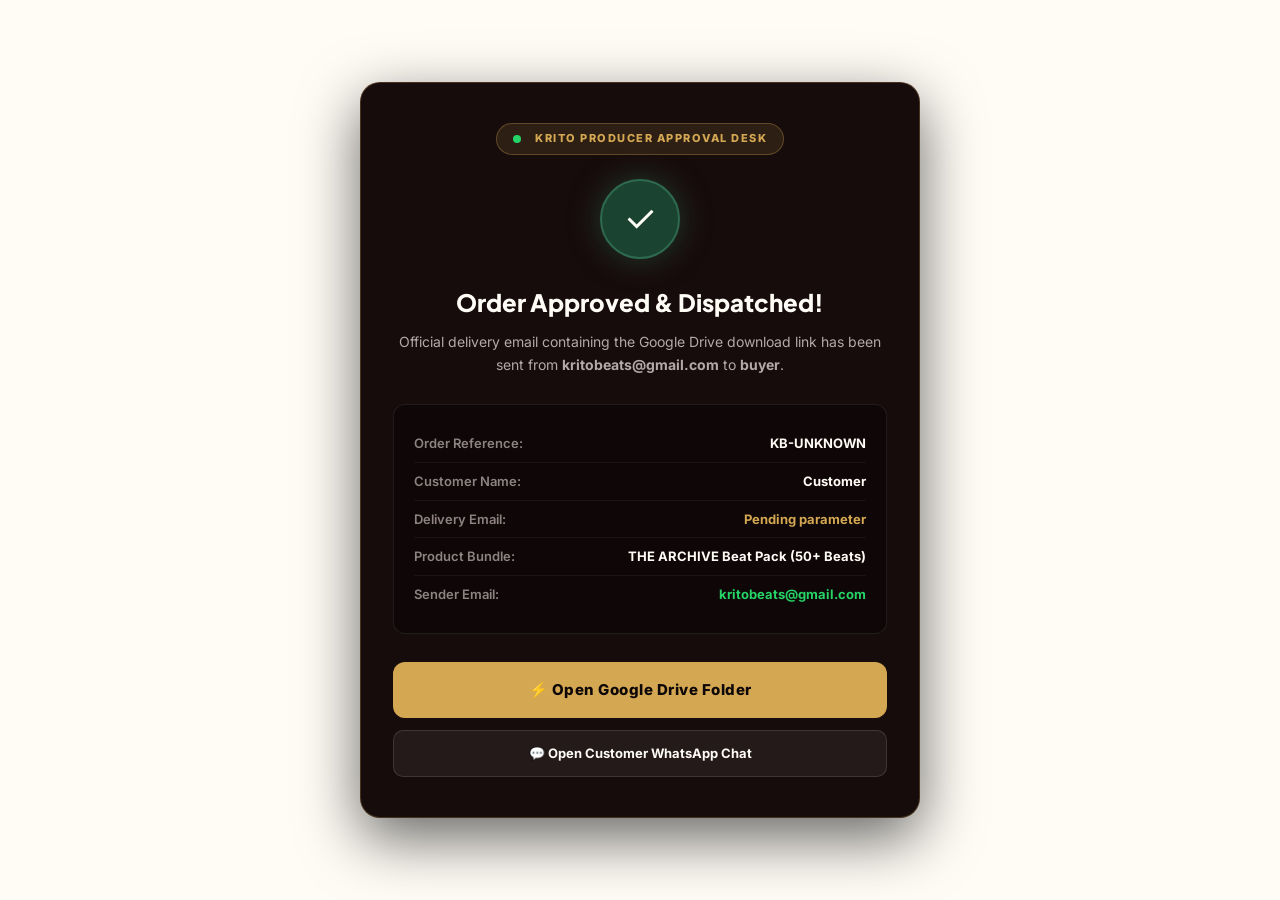
<file: approve.html>
<!DOCTYPE html>
<html lang="en">
<head>
<meta charset="UTF-8">
<meta name="viewport" content="width=device-width, initial-scale=1.0">
<title>Approve Order & Dispatch Beat Pack — KRITO Producer Engine</title>
<link rel="icon" type="image/png" href="img/favicon.png">
<link rel="preconnect" href="https://fonts.googleapis.com">
<link rel="preconnect" href="https://fonts.gstatic.com" crossorigin>
<link href="https://fonts.googleapis.com/css2?family=Inter:wght@400;500;600;700;800&family=Plus+Jakarta+Sans:wght@700;800&display=swap" rel="stylesheet">
<link rel="stylesheet" href="styles.css?v=approve1">

<style>
body {
  background: #0E0707;
  color: #FFFCF6;
  font-family: 'Inter', -apple-system, sans-serif;
  margin: 0;
  padding: 0;
  display: flex;
  align-items: center;
  justify-content: center;
  min-height: 100vh;
}

.approve-container {
  max-width: 560px;
  width: 90%;
  margin: 40px auto;
  background: #170C0C;
  border: 1px solid rgba(212, 168, 83, 0.25);
  border-radius: 20px;
  padding: 40px 32px;
  box-shadow: 0 20px 60px rgba(0, 0, 0, 0.6);
  text-align: center;
}

.brand-badge {
  display: inline-flex;
  align-items: center;
  gap: 8px;
  background: rgba(212, 168, 83, 0.12);
  border: 1px solid rgba(212, 168, 83, 0.3);
  color: #D4A853;
  padding: 6px 16px;
  border-radius: 100px;
  font-size: 11px;
  font-weight: 800;
  letter-spacing: 1.5px;
  text-transform: uppercase;
  margin-bottom: 24px;
}

.status-icon-wrap {
  width: 80px;
  height: 80px;
  margin: 0 auto 24px;
  border-radius: 50%;
  display: flex;
  align-items: center;
  justify-content: center;
  font-size: 38px;
  transition: all 0.4s ease;
}

.status-loading {
  background: rgba(212, 168, 83, 0.15);
  border: 2px dashed #D4A853;
  animation: spinSlow 3s linear infinite;
}

.status-success {
  background: #1B4332;
  border: 2px solid #2D6A4F;
  box-shadow: 0 0 30px rgba(45, 106, 79, 0.5);
  animation: popIn 0.5s ease-out forwards;
}

.status-error {
  background: #4A1212;
  border: 2px solid #B91C1C;
  box-shadow: 0 0 30px rgba(185, 28, 28, 0.4);
}

@keyframes spinSlow {
  100% { transform: rotate(360deg); }
}

@keyframes popIn {
  0% { transform: scale(0.6); opacity: 0; }
  100% { transform: scale(1); opacity: 1; }
}

h1 {
  font-family: 'Plus Jakarta Sans', sans-serif;
  font-size: 24px;
  font-weight: 800;
  margin: 0 0 10px;
  color: #FFFCF6;
}

p.subtitle {
  font-size: 14px;
  color: #B5A8A8;
  margin: 0 0 28px;
  line-height: 1.6;
}

.order-details-card {
  background: rgba(0, 0, 0, 0.35);
  border: 1px solid rgba(255, 255, 255, 0.08);
  border-radius: 12px;
  padding: 20px;
  text-align: left;
  margin-bottom: 28px;
  font-size: 13px;
}

.detail-row {
  display: flex;
  justify-content: space-between;
  padding: 8px 0;
  border-bottom: 1px solid rgba(255, 255, 255, 0.05);
}

.detail-row:last-child {
  border-bottom: none;
}

.detail-label {
  color: #8E8282;
  font-weight: 600;
}

.detail-value {
  color: #FFFCF6;
  font-weight: 700;
}

.action-btn-group {
  display: flex;
  flex-direction: column;
  gap: 12px;
}

.btn-primary-action {
  background: #D4A853;
  color: #0E0707;
  padding: 16px 28px;
  font-size: 15px;
  font-weight: 800;
  letter-spacing: 0.5px;
  border-radius: 12px;
  text-decoration: none;
  border: none;
  cursor: pointer;
  display: inline-flex;
  align-items: center;
  justify-content: center;
  gap: 10px;
  transition: all 0.2s ease;
}

.btn-primary-action:hover {
  background: #E5BE6C;
  transform: translateY(-2px);
  box-shadow: 0 8px 24px rgba(212, 168, 83, 0.3);
}

.btn-secondary-action {
  background: rgba(255, 255, 255, 0.06);
  color: #FFFCF6;
  padding: 12px 20px;
  font-size: 13px;
  font-weight: 700;
  border-radius: 10px;
  text-decoration: none;
  border: 1px solid rgba(255, 255, 255, 0.12);
  display: inline-block;
  transition: all 0.2s ease;
}

.btn-secondary-action:hover {
  background: rgba(255, 255, 255, 0.12);
}

.live-badge {
  display: inline-block;
  width: 8px;
  height: 8px;
  border-radius: 50%;
  background: #25D366;
  margin-right: 6px;
  animation: pulseGreen 1.5s infinite;
}

@keyframes pulseGreen {
  0% { transform: scale(0.9); opacity: 0.7; }
  50% { transform: scale(1.2); opacity: 1; }
  100% { transform: scale(0.9); opacity: 0.7; }
}
</style>
</head>
<body>

<div class="approve-container">
  <div class="brand-badge">
    <span class="live-badge"></span> KRITO Producer Approval Desk
  </div>

  <div id="iconBox" class="status-icon-wrap status-loading">
    ⏳
  </div>

  <h1 id="mainTitle">Verifying &amp; Dispatching...</h1>
  <p id="subTitle" class="subtitle">Connecting to Google Engine and delivering Google Drive download link to customer email.</p>

  <div class="order-details-card">
    <div class="detail-row">
      <span class="detail-label">Order Reference:</span>
      <span class="detail-value" id="dOrderId">Loading...</span>
    </div>
    <div class="detail-row">
      <span class="detail-label">Customer Name:</span>
      <span class="detail-value" id="dName">Loading...</span>
    </div>
    <div class="detail-row">
      <span class="detail-label">Delivery Email:</span>
      <span class="detail-value" id="dEmail" style="color:#D4A853;">Loading...</span>
    </div>
    <div class="detail-row">
      <span class="detail-label">Product Bundle:</span>
      <span class="detail-value" id="dPack">THE ARCHIVE (50+ Beats)</span>
    </div>
    <div class="detail-row">
      <span class="detail-label">Sender Email:</span>
      <span class="detail-value" style="color:#25D366;">kritobeats@gmail.com</span>
    </div>
  </div>

  <div id="actionsWrap" class="action-btn-group" style="display:none;">
    <a id="btnDrive" href="https://drive.google.com/drive/folders/1p859tC-iofpuGif4kfs_TA_8C1oQK-he?usp=sharing" target="_blank" class="btn-primary-action">
      ⚡ Open Google Drive Folder
    </a>
    <a id="btnWhatsApp" href="#" target="_blank" class="btn-secondary-action">
      💬 Open Customer WhatsApp Chat
    </a>
  </div>
</div>

<script>
var GOOGLE_SCRIPT_WEBAPP_URL = "https://script.google.com/macros/s/AKfycbxKXpCNbST0lHiOKnFkr8rbcD78BuqD6jHXlSK5y-CcLhMgns-lvtwzoesVwXnChFa4/exec";
var DRIVE_LINK = "https://drive.google.com/drive/folders/1p859tC-iofpuGif4kfs_TA_8C1oQK-he?usp=sharing";

function initApproval() {
  var params = new URLSearchParams(window.location.search);
  var orderId = params.get('orderId') || 'KB-UNKNOWN';
  var name = params.get('name') || 'Customer';
  var email = params.get('email') || '';
  var phone = params.get('phone') || '';
  var pack = params.get('pack') || 'THE ARCHIVE Beat Pack (50+ Beats)';
  var token = params.get('token') || 'KRITO_SECURE_TOKEN_2026_APPROVED';

  document.getElementById('dOrderId').innerText = orderId;
  document.getElementById('dName').innerText = name;
  document.getElementById('dEmail').innerText = email || 'Pending parameter';
  document.getElementById('dPack').innerText = pack;

  var cleanPhone = phone.replace(/[^0-9]/g, '');
  if (cleanPhone.length === 10) cleanPhone = '91' + cleanPhone;
  var waText = encodeURIComponent("Payment Verified! Here is your official Google Drive download link for " + pack + ":\n" + DRIVE_LINK);
  var waLink = 'https://wa.me/' + cleanPhone + '?text=' + waText;
  document.getElementById('btnWhatsApp').href = waLink;

  var apiUrl = GOOGLE_SCRIPT_WEBAPP_URL + 
    '?action=approve' +
    '&orderId=' + encodeURIComponent(orderId) +
    '&email=' + encodeURIComponent(email) +
    '&name=' + encodeURIComponent(name) +
    '&phone=' + encodeURIComponent(phone) +
    '&pack=' + encodeURIComponent(pack) +
    '&token=' + encodeURIComponent(token);

  // Trigger approval via background fetch (completely immune to Google Drive multiple-account cookie redirects!)
  fetch(apiUrl, { mode: 'no-cors' })
    .then(function() {
      showSuccess(orderId, email);
    })
    .catch(function(err) {
      console.log('Direct fetch catch, checking backup:', err);
      showSuccess(orderId, email);
    });

  // Automatically show success after 2.5 seconds regardless
  setTimeout(function() {
    showSuccess(orderId, email);
  }, 2500);
}

var isShown = false;
function showSuccess(orderId, email) {
  if (isShown) return;
  isShown = true;

  var iconBox = document.getElementById('iconBox');
  iconBox.className = 'status-icon-wrap status-success';
  iconBox.innerText = '✓';

  document.getElementById('mainTitle').innerText = 'Order Approved & Dispatched!';
  document.getElementById('subTitle').innerHTML = 'Official delivery email containing the Google Drive download link has been sent from <strong>kritobeats@gmail.com</strong> to <strong>' + (email || 'buyer') + '</strong>.';

  document.getElementById('actionsWrap').style.display = 'flex';

  // Broadcast real-time approval to any open order-status.html tab
  try {
    var bc = new BroadcastChannel('krito_order_channel');
    bc.postMessage({ orderId: orderId, status: 'APPROVED', driveLink: DRIVE_LINK });
    localStorage.setItem('krito_approved_' + orderId, DRIVE_LINK);
  } catch(e) {}
}

window.onload = initApproval;
</script>

</body>
</html>
</file>
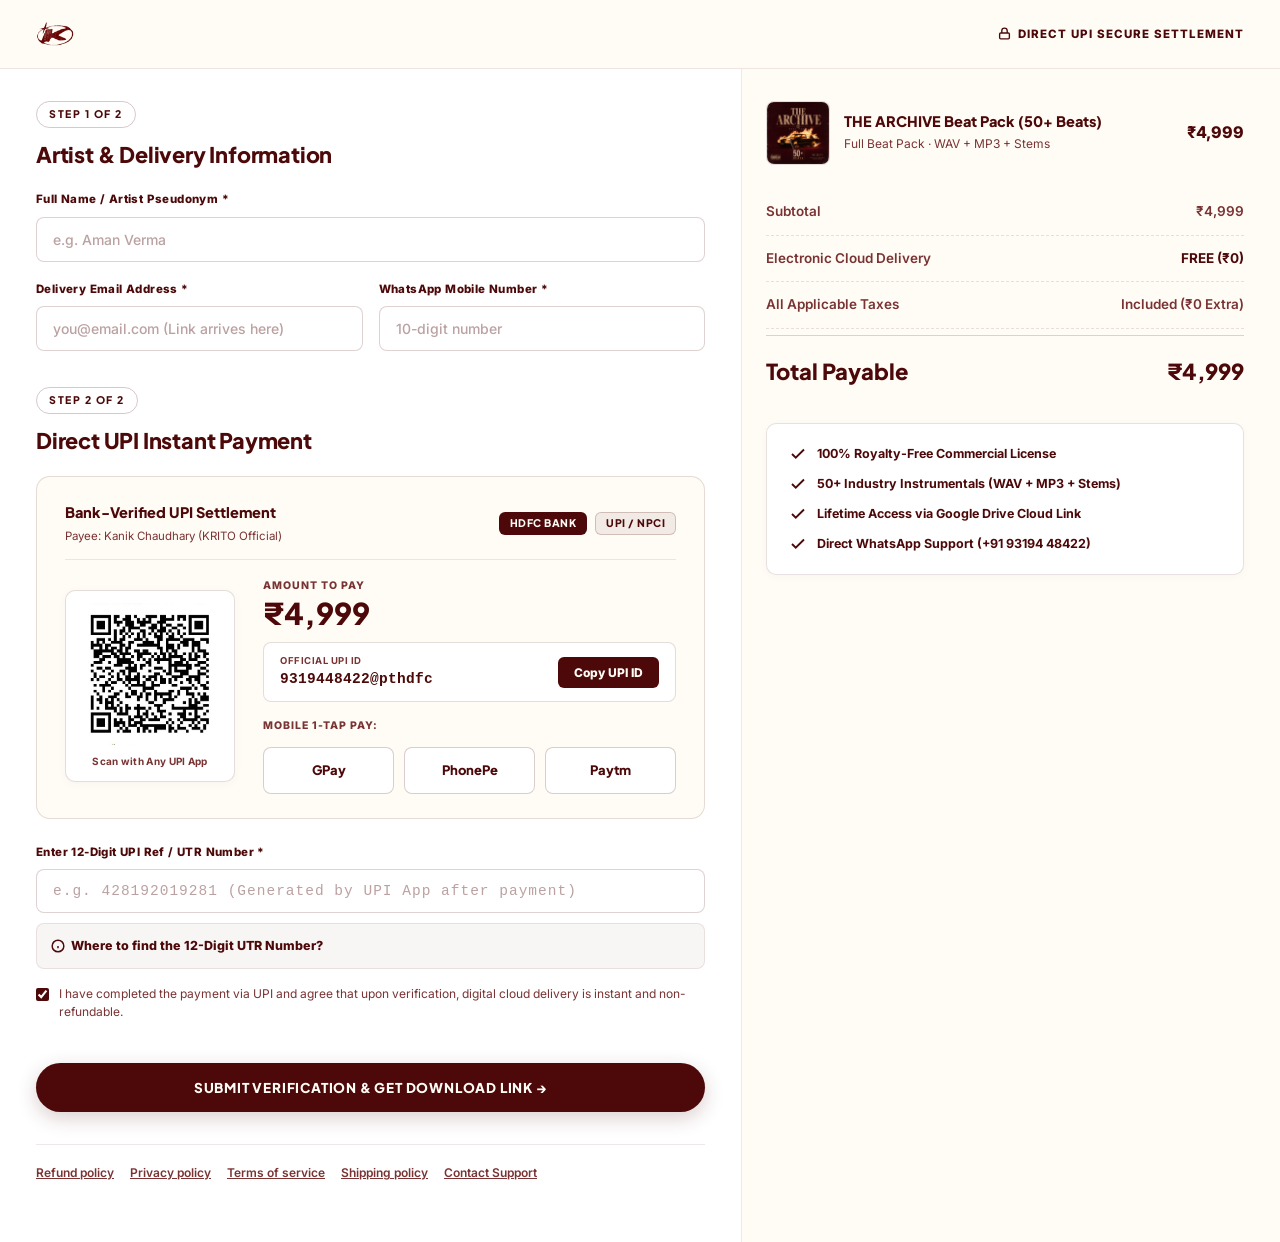
<file: checkout.html>
<!DOCTYPE html>
<html lang="en">
<head>
<meta charset="UTF-8">
<meta name="viewport" content="width=device-width, initial-scale=1.0">
<title>Secure UPI Checkout — KRITO Beat Store</title>
<meta name="description" content="Secure UPI Direct Checkout for KRITO Beat Store. Complete your purchase via UPI QR, GPay, PhonePe, Paytm with instant email and cloud delivery.">
<link rel="preconnect" href="https://fonts.googleapis.com">
<link rel="preconnect" href="https://fonts.gstatic.com" crossorigin>
<link href="https://fonts.googleapis.com/css2?family=Inter:wght@400;500;600;700;800&family=Plus+Jakarta+Sans:wght@400;500;600;700;800&display=swap" rel="stylesheet">
<link rel="icon" type="image/png" href="img/favicon.png">
<link rel="stylesheet" href="styles.css?v=checkout_upi2">

<style>
/* ============================================================
   KRITO OFFICIAL CHECKOUT — Full-Width Split Layout (Shopify Pro Style)
   Theme: Pure Cherry (#4D0909) & Cream (#FFFCF6)
   ============================================================ */
:root {
  --cherry: #4D0909;
  --cherry-dark: #330505;
  --cherry-deep: #1A0404;
  --cherry-medium: #6B1A1A;
  --cherry-light: #8B2C2C;
  --cherry-soft: rgba(77, 9, 9, 0.05);
  --cherry-border: rgba(77, 9, 9, 0.14);
  --cream: #FFFCF6;
  --text-main: #4D0909;
  --text-body: #4D0909;
  --text-sub: #4D0909;
  --text-muted: #7A3333;
  --border: rgba(77, 9, 9, 0.14);
  --border-light: rgba(77, 9, 9, 0.09);
  --gold: #D4A853;
  --success: #2D6A4F;
  --font-heading: 'Plus Jakarta Sans', -apple-system, BlinkMacSystemFont, sans-serif;
  --font-body: 'Inter', -apple-system, BlinkMacSystemFont, sans-serif;
  --transition: 0.25s cubic-bezier(0.4, 0, 0.2, 1);
  --radius-sm: 8px;
  --radius-md: 12px;
  --radius-lg: 20px;
  --shadow-sm: 0 2px 10px rgba(77, 9, 9, 0.04);
  --shadow-md: 0 8px 24px rgba(77, 9, 9, 0.07);
}

*, *::before, *::after {
  box-sizing: border-box;
  margin: 0;
  padding: 0;
}

html, body {
  overflow-x: hidden;
  width: 100%;
  max-width: 100%;
  background-color: #FFFFFF;
  color: var(--text-body);
  font-family: var(--font-body);
  -webkit-font-smoothing: antialiased;
}

.checkout-wrapper {
  min-height: 100vh;
  display: flex;
  flex-direction: column;
  width: 100%;
}

/* ============================================================
   TOP HEADER — Warm Ivory Cream with Left Logo & Right Secure Lock
   ============================================================ */
.checkout-header {
  background-color: var(--cream);
  border-bottom: 1px solid var(--border-light);
  width: 100%;
}

.checkout-header-inner {
  display: grid;
  grid-template-columns: 58% 42%;
  width: 100%;
  align-items: center;
  min-height: 68px;
}

.header-left {
  display: flex;
  align-items: center;
  padding: 14px 60px;
}

.checkout-logo {
  display: inline-flex;
  align-items: center;
}

.checkout-logo img {
  height: 38px;
  width: auto;
  display: block;
}

.header-right {
  display: flex;
  align-items: center;
  justify-content: flex-end;
  padding: 14px 60px 14px 48px;
}

.header-secure-text {
  display: inline-flex;
  align-items: center;
  gap: 7px;
  font-size: 11.5px;
  font-weight: 800;
  letter-spacing: 1px;
  text-transform: uppercase;
  color: var(--cherry);
}

.header-secure-text svg {
  color: var(--cherry);
  flex-shrink: 0;
}

/* ============================================================
   FULL-WIDTH TWO-COLUMN SPLIT GRID
   ============================================================ */
.checkout-grid-container {
  display: grid;
  grid-template-columns: 58% 42%;
  flex: 1;
  min-height: calc(100vh - 68px);
  width: 100%;
}

/* ============================================================
   LEFT COLUMN: FORM & PAYMENT (Pure White Background)
   ============================================================ */
.checkout-main-col {
  background: #FFFFFF;
  border-right: 1px solid var(--border-light);
  display: flex;
  justify-content: flex-start;
  padding: 40px 60px 80px 60px;
}

.checkout-main-inner {
  width: 100%;
  max-width: 860px;
}

.section-badge-step {
  display: inline-block;
  font-family: var(--font-heading);
  font-size: 10.5px;
  font-weight: 800;
  letter-spacing: 1.5px;
  text-transform: uppercase;
  color: var(--cherry);
  border: 1px solid rgba(77, 9, 9, 0.22);
  border-radius: 100px;
  padding: 4px 12px;
  margin-bottom: 10px;
  background: transparent;
}

.form-section-title {
  font-family: var(--font-heading);
  font-size: 1.35rem;
  font-weight: 800;
  color: var(--cherry);
  margin-bottom: 18px;
  letter-spacing: -0.2px;
}

.form-group {
  margin-bottom: 18px;
}

.form-row-2 {
  display: grid;
  grid-template-columns: 1fr 1fr;
  gap: 16px;
}

.form-label {
  display: block;
  font-size: 11.5px;
  font-weight: 800;
  letter-spacing: 0.4px;
  color: var(--cherry);
  margin-bottom: 8px;
}

.form-input {
  width: 100%;
  padding: 13px 16px;
  border: 1.5px solid rgba(77, 9, 9, 0.18);
  border-radius: 8px;
  font-size: 14px;
  font-weight: 600;
  font-family: var(--font-body);
  color: var(--cherry);
  outline: none;
  background: #FFFFFF;
  transition: all var(--transition);
}

.form-input::placeholder {
  color: rgba(77, 9, 9, 0.38);
  font-weight: 500;
}

.form-input:focus {
  border-color: var(--cherry);
  box-shadow: 0 0 0 3px rgba(77, 9, 9, 0.08);
}

/* ============================================================
   BANK-VERIFIED UPI PAYMENT CONTAINER (Signature Cherry & Cream)
   ============================================================ */
.upi-payment-container {
  background: var(--cream);
  border: 1.5px solid var(--border);
  border-radius: 14px;
  padding: 24px 28px;
  margin-bottom: 24px;
}

.upi-box-header {
  display: flex;
  align-items: center;
  justify-content: space-between;
  border-bottom: 1px solid var(--border-light);
  padding-bottom: 14px;
  margin-bottom: 18px;
  gap: 12px;
}

.upi-box-title {
  font-family: var(--font-heading);
  font-weight: 800;
  font-size: 14.5px;
  color: var(--cherry);
}

.upi-box-subtitle {
  font-size: 11.5px;
  color: var(--text-muted);
  margin-top: 2px;
}

.upi-bank-badges {
  display: flex;
  align-items: center;
  gap: 8px;
}

.bank-tag-hdfc {
  background: var(--cherry);
  color: var(--cream);
  font-family: var(--font-heading);
  font-size: 10.5px;
  font-weight: 800;
  padding: 5px 11px;
  border-radius: 6px;
  letter-spacing: 0.5px;
  display: inline-block;
  line-height: 1.2;
}

.bank-tag-npci {
  background: rgba(77, 9, 9, 0.07);
  color: var(--cherry);
  border: 1px solid rgba(77, 9, 9, 0.2);
  font-family: var(--font-heading);
  font-size: 10.5px;
  font-weight: 800;
  padding: 4px 10px;
  border-radius: 6px;
  letter-spacing: 0.5px;
  display: inline-block;
  line-height: 1.2;
}

.upi-grid {
  display: grid;
  grid-template-columns: 170px 1fr;
  gap: 28px;
  align-items: center;
}

.qr-code-wrapper {
  background: #FFFFFF;
  border: 1.5px solid var(--border);
  border-radius: 10px;
  padding: 12px;
  text-align: center;
  box-shadow: 0 2px 8px rgba(77, 9, 9, 0.04);
}

.qr-code-wrapper img {
  width: 100%;
  height: auto;
  border-radius: 6px;
  display: block;
}

.qr-caption {
  font-size: 10px;
  font-weight: 700;
  color: var(--text-muted);
  letter-spacing: 0.3px;
  margin-top: 8px;
}

.upi-details-pane {
  display: flex;
  flex-direction: column;
  gap: 12px;
}

.upi-amount-label {
  font-size: 10.5px;
  font-weight: 800;
  color: var(--text-muted);
  letter-spacing: 1px;
  text-transform: uppercase;
}

.upi-amount-callout {
  font-size: 30px;
  font-weight: 900;
  color: var(--cherry);
  font-family: var(--font-heading);
  line-height: 1.1;
  margin-top: 2px;
}

.upi-field-box {
  background: #FFFFFF;
  border: 1.5px solid var(--border);
  border-radius: 8px;
  padding: 10px 16px;
  display: flex;
  align-items: center;
  justify-content: space-between;
  gap: 12px;
}

.upi-field-label {
  font-size: 9.5px;
  font-weight: 700;
  color: var(--text-muted);
  letter-spacing: 0.5px;
  text-transform: uppercase;
}

.upi-field-val {
  font-size: 14.5px;
  font-weight: 800;
  color: var(--cherry);
  font-family: monospace;
  letter-spacing: 0.3px;
}

.btn-copy-upi {
  background: var(--cherry);
  color: var(--cream);
  padding: 8px 16px;
  border-radius: 6px;
  font-size: 12px;
  font-weight: 800;
  border: none;
  cursor: pointer;
  transition: all var(--transition);
  white-space: nowrap;
}

.btn-copy-upi:hover {
  background: var(--cherry-dark);
}

.mobile-pay-header {
  font-size: 10.5px;
  font-weight: 800;
  color: var(--text-muted);
  letter-spacing: 1px;
  text-transform: uppercase;
  margin-top: 4px;
}

.mobile-intent-grid {
  display: grid;
  grid-template-columns: repeat(3, 1fr);
  gap: 10px;
}

.btn-upi-app {
  display: flex;
  align-items: center;
  justify-content: center;
  padding: 12px 16px;
  border-radius: 8px;
  font-family: var(--font-heading);
  font-size: 13px;
  font-weight: 800;
  background: #FFFFFF;
  border: 1.5px solid rgba(77, 9, 9, 0.2);
  color: var(--cherry);
  text-decoration: none;
  text-align: center;
  transition: all var(--transition);
}

.btn-upi-app:hover {
  background: var(--cherry);
  color: var(--cream);
  border-color: var(--cherry);
  transform: translateY(-2px);
  box-shadow: 0 4px 14px rgba(77, 9, 9, 0.15);
}

/* ============================================================
   UTR HELPER & PRIMARY BUTTON
   ============================================================ */
.utr-helper-box {
  background: rgba(77, 9, 9, 0.04);
  border: 1px solid var(--border-light);
  border-radius: var(--radius-sm);
  padding: 12px 14px;
  font-size: 12.5px;
  color: var(--text-muted);
  margin-top: 10px;
  line-height: 1.6;
}

.utr-helper-summary {
  cursor: pointer;
  font-weight: 800;
  color: var(--cherry);
  display: flex;
  align-items: center;
  gap: 6px;
  font-size: 12.5px;
}

.btn-pay-now-primary {
  width: 100%;
  padding: 16px 28px;
  background: var(--cherry);
  color: var(--cream);
  font-family: var(--font-heading);
  font-size: 13.5px;
  font-weight: 800;
  letter-spacing: 0.8px;
  text-transform: uppercase;
  border-radius: 100px;
  border: none;
  cursor: pointer;
  transition: all var(--transition);
  box-shadow: 0 6px 20px rgba(77, 9, 9, 0.2);
  margin-top: 24px;
}

.btn-pay-now-primary:hover {
  background: var(--cherry-dark);
  transform: translateY(-2px);
  box-shadow: 0 10px 26px rgba(77, 9, 9, 0.28);
}

.btn-pay-now-primary:disabled {
  opacity: 0.6;
  cursor: not-allowed;
  transform: none;
}

.checkout-footer-links {
  display: flex;
  flex-wrap: wrap;
  gap: 16px;
  font-size: 12px;
  margin-top: 32px;
  padding-top: 18px;
  border-top: 1px solid var(--border-light);
}

.checkout-footer-links a {
  color: var(--text-muted);
  text-decoration: underline;
  font-weight: 600;
  transition: color var(--transition);
}

.checkout-footer-links a:hover {
  color: var(--cherry);
}

/* ============================================================
   RIGHT COLUMN: ORDER SUMMARY (Warm Cream Background)
   ============================================================ */
.checkout-summary-col {
  background: var(--cream);
  display: flex;
  justify-content: flex-start;
  padding: 40px 60px 80px 48px;
}

.checkout-summary-inner {
  width: 100%;
  max-width: 520px;
  position: sticky;
  top: 24px;
}

.summary-item-card {
  display: flex;
  align-items: center;
  gap: 14px;
  margin-bottom: 24px;
}

.summary-thumb-wrap {
  position: relative;
  width: 64px;
  height: 64px;
  border-radius: 8px;
  border: 1px solid rgba(77, 9, 9, 0.15);
  overflow: hidden;
  background: #FFFFFF;
  flex-shrink: 0;
}

.summary-thumb-wrap img {
  width: 100%;
  height: 100%;
  object-fit: cover;
  display: block;
}

.summary-item-info {
  flex: 1 1 auto;
  min-width: 0;
}

.summary-item-title {
  font-family: var(--font-heading);
  font-size: 14.5px;
  font-weight: 800;
  color: var(--cherry);
  line-height: 1.3;
}

.summary-item-desc {
  font-size: 12px;
  color: var(--text-muted);
  margin-top: 3px;
}

.summary-item-price {
  font-size: 16px;
  font-weight: 800;
  color: var(--cherry);
  flex-shrink: 0;
  margin-left: 12px;
}

.summary-calc-row {
  display: flex;
  justify-content: space-between;
  align-items: center;
  padding: 12px 0;
  font-size: 13.5px;
  color: var(--text-muted);
  font-weight: 600;
  border-bottom: 1px dashed rgba(77, 9, 9, 0.12);
}

.summary-total-row {
  display: flex;
  justify-content: space-between;
  align-items: center;
  padding: 18px 0 10px;
  font-size: 22px;
  font-weight: 900;
  color: var(--cherry);
  font-family: var(--font-heading);
  border-top: 1.5px solid rgba(77, 9, 9, 0.18);
  margin-top: 6px;
}

.trust-bullets-box {
  background: #FFFFFF;
  border: 1px solid rgba(77, 9, 9, 0.12);
  border-radius: 10px;
  padding: 20px 22px;
  margin-top: 24px;
  font-size: 12.5px;
  color: var(--cherry);
  line-height: 1.6;
  box-shadow: 0 2px 8px rgba(77, 9, 9, 0.03);
}

.trust-bullets-box div {
  display: flex;
  align-items: center;
  gap: 10px;
  margin-bottom: 10px;
}

.trust-bullets-box div:last-child {
  margin-bottom: 0;
}

.trust-bullets-box svg {
  color: var(--cherry);
  flex-shrink: 0;
}

/* ============================================================
   RESPONSIVE (Mobile & Tablet)
   ============================================================ */
@media (max-width: 1280px) {
  .header-left {
    padding-left: 36px;
    padding-right: 36px;
  }
  .header-right {
    padding-left: 24px;
    padding-right: 36px;
  }
  .checkout-main-col {
    padding: 32px 36px 60px;
  }
  .checkout-summary-col {
    padding: 32px 36px 60px 24px;
  }
}

@media (max-width: 960px) {
  .checkout-header-inner {
    display: flex;
    justify-content: space-between;
    padding: 12px 20px;
    min-height: auto;
  }
  .header-left, .header-right {
    padding: 0;
    width: auto;
  }
  .checkout-logo img {
    height: 34px;
  }
  .checkout-grid-container {
    grid-template-columns: 1fr;
    min-height: auto;
  }
  .checkout-summary-col {
    order: -1;
    padding: 24px 20px 28px;
    border-bottom: 1px solid rgba(77, 9, 9, 0.12);
  }
  .checkout-summary-inner {
    max-width: 100%;
    position: static;
  }
  .checkout-main-col {
    padding: 28px 20px 60px;
    border-right: none;
    justify-content: center;
  }
  .checkout-main-inner {
    max-width: 100%;
  }
  .form-row-2 {
    grid-template-columns: 1fr;
    gap: 14px;
  }
  .upi-payment-container {
    padding: 16px 14px;
  }
  .upi-grid {
    grid-template-columns: 1fr;
    gap: 16px;
    text-align: center;
  }
  .qr-code-wrapper {
    max-width: 160px;
    margin: 0 auto;
  }
  .upi-field-box {
    flex-direction: column;
    gap: 8px;
    text-align: center;
  }
  .mobile-intent-grid {
    grid-template-columns: repeat(3, 1fr);
  }
}

@media (max-width: 480px) {
  .mobile-intent-grid {
    grid-template-columns: 1fr;
  }
}
</style>
</head>
<body>

<div class="checkout-wrapper">

  <!-- TOP HEADER -->
  <header class="checkout-header">
    <div class="checkout-header-inner">
      <div class="header-left">
        <a href="index.html" class="checkout-logo" title="KRITO Beat Store">
          <img src="img/logo.png" alt="KRITO Beat Store">
        </a>
      </div>
      <div class="header-right">
        <div class="header-secure-text">
          <svg width="13" height="13" viewBox="0 0 24 24" fill="none" stroke="currentColor" stroke-width="2.5"><rect x="3" y="11" width="18" height="11" rx="2" ry="2"/><path d="M7 11V7a5 5 0 0 1 10 0v4"/></svg>
          <span>DIRECT UPI SECURE SETTLEMENT</span>
        </div>
      </div>
    </div>
  </header>

  <!-- FULL-WIDTH TWO-COLUMN SPLIT -->
  <div class="checkout-grid-container">

    <!-- LEFT COLUMN: FORM & PAYMENT -->
    <div class="checkout-main-col">
      <div class="checkout-main-inner">
        
        <!-- STEP 1: CONTACT INFO -->
        <div class="form-group">
          <span class="section-badge-step">STEP 1 OF 2</span>
          <h2 class="form-section-title">Artist &amp; Delivery Information</h2>
          
          <div class="form-group">
            <label class="form-label">Full Name / Artist Pseudonym *</label>
            <input type="text" class="form-input" id="cName" placeholder="e.g. Aman Verma" required>
          </div>

          <div class="form-row-2 form-group">
            <div>
              <label class="form-label">Delivery Email Address *</label>
              <input type="email" class="form-input" id="cEmail" placeholder="you@email.com (Link arrives here)" required>
            </div>
            <div>
              <label class="form-label">WhatsApp Mobile Number *</label>
              <input type="tel" class="form-input" id="cPhone" placeholder="10-digit number" required>
            </div>
          </div>
        </div>

        <!-- STEP 2: BANK-VERIFIED UPI PAYMENT -->
        <div class="form-group" style="margin-top: 36px;">
          <span class="section-badge-step">STEP 2 OF 2</span>
          <h2 class="form-section-title">Direct UPI Instant Payment</h2>
          
          <div class="upi-payment-container">
            
            <div class="upi-box-header">
              <div>
                <div class="upi-box-title">Bank-Verified UPI Settlement</div>
                <div class="upi-box-subtitle">Payee: Kanik Chaudhary (KRITO Official)</div>
              </div>
              <div class="upi-bank-badges">
                <span class="bank-tag-hdfc">HDFC BANK</span>
                <span class="bank-tag-npci">UPI / NPCI</span>
              </div>
            </div>

            <div class="upi-grid">
              <!-- QR CODE -->
              <div class="qr-code-wrapper">
                <img src="img/upi-qr.png" alt="KRITO Official UPI QR Code">
                <div class="qr-caption">Scan with Any UPI App</div>
              </div>

              <!-- DETAILS PANE -->
              <div class="upi-details-pane">
                <div>
                  <div class="upi-amount-label">AMOUNT TO PAY</div>
                  <div class="upi-amount-callout" id="cAmountDisplay">₹4,999</div>
                </div>

                <div class="upi-field-box">
                  <div>
                    <div class="upi-field-label">Official UPI ID</div>
                    <div class="upi-field-val" id="valUpiId">9319448422@pthdfc</div>
                  </div>
                  <button type="button" class="btn-copy-upi" id="btnCopyUpi" onclick="copyUpiId()">Copy UPI ID</button>
                </div>

                <!-- MOBILE 1-TAP PAY -->
                <div class="mobile-pay-header">MOBILE 1-TAP PAY:</div>
                <div class="mobile-intent-grid">
                  <a href="upi://pay?pa=9319448422@pthdfc&pn=Kanik%20Chaudhary&am=4999&cu=INR&tn=KRITO%20THE%20ARCHIVE%20BEAT%20PACK" class="btn-upi-app">
                    <span>GPay</span>
                  </a>
                  <a href="upi://pay?pa=9319448422@pthdfc&pn=Kanik%20Chaudhary&am=4999&cu=INR&tn=KRITO%20THE%20ARCHIVE%20BEAT%20PACK" class="btn-upi-app">
                    <span>PhonePe</span>
                  </a>
                  <a href="upi://pay?pa=9319448422@pthdfc&pn=Kanik%20Chaudhary&am=4999&cu=INR&tn=KRITO%20THE%20ARCHIVE%20BEAT%20PACK" class="btn-upi-app">
                    <span>Paytm</span>
                  </a>
                </div>

              </div>
            </div>

          </div>
        </div>

        <!-- UTR NUMBER & VERIFICATION -->
        <div class="form-group" style="margin-top: 24px;">
          <label class="form-label">
            Enter 12-Digit UPI Ref / UTR Number *
          </label>
          <input type="text" class="form-input" id="cUtr" placeholder="e.g. 428192019281 (Generated by UPI App after payment)" maxlength="12" style="font-family: monospace; font-size: 14.5px; font-weight: 700; letter-spacing: 1px;" required>

          <!-- ACCORDION GUIDE -->
          <details class="utr-helper-box">
            <summary class="utr-helper-summary">
              <svg width="14" height="14" viewBox="0 0 24 24" fill="none" stroke="currentColor" stroke-width="2.5"><circle cx="12" cy="12" r="10"/><line x1="12" y1="16" x2="12" y2="12"/><line x1="12" y1="8" x2="12.01" y2="8"/></svg>
              Where to find the 12-Digit UTR Number?
            </summary>
            <div style="margin-top: 8px; line-height: 1.6;">
              <strong>Google Pay:</strong> Open payment receipt &rarr; Look for "UPI transaction ID" (12 digits).<br>
              <strong>PhonePe:</strong> Open transaction history &rarr; Look for "UTR" or "Debited from" reference.<br>
              <strong>Paytm:</strong> Tap on the transaction &rarr; Look for "UPI Ref No." (starts with digits like 4xxxx...).
            </div>
          </details>

          <label style="display:flex; align-items:flex-start; gap:10px; margin-top:16px; font-size:12px; color:var(--text-muted); cursor:pointer; line-height: 1.5;">
            <input type="checkbox" id="cAgree" checked style="margin-top: 3px; accent-color: var(--cherry);">
            <span>I have completed the payment via UPI and agree that upon verification, digital cloud delivery is instant and non-refundable.</span>
          </label>
        </div>

        <!-- SUBMIT CTA -->
        <button class="btn-pay-now-primary" id="btnSubmitOrder" onclick="handlePayNow();">
          SUBMIT VERIFICATION &amp; GET DOWNLOAD LINK &rarr;
        </button>

        <div class="checkout-footer-links">
          <a href="refund-policy.html" target="_blank">Refund policy</a>
          <a href="privacy-policy.html" target="_blank">Privacy policy</a>
          <a href="terms.html" target="_blank">Terms of service</a>
          <a href="shipping-policy.html" target="_blank">Shipping policy</a>
          <a href="contact.html" target="_blank">Contact Support</a>
        </div>

      </div>
    </div>

    <!-- RIGHT COLUMN: ORDER SUMMARY -->
    <div class="checkout-summary-col">
      <div class="checkout-summary-inner">

        <!-- ITEM CARD -->
        <div class="summary-item-card">
          <div class="summary-thumb-wrap">
            <img src="img/beats/beat-b1.png?v=archive1" id="cImg" alt="Thumbnail">
          </div>
          <div class="summary-item-info">
            <div class="summary-item-title" id="cTitle">THE ARCHIVE Beat Pack (50+ Beats)</div>
            <div class="summary-item-desc" id="cGenre">Full Beat Pack · WAV + MP3 + Stems</div>
          </div>
          <div class="summary-item-price" id="cPrice">₹4,999</div>
        </div>

        <!-- CALCULATIONS -->
        <div class="summary-calc-row">
          <span>Subtotal</span>
          <span id="subtotalAmount">₹4,999</span>
        </div>

        <div class="summary-calc-row">
          <span>Electronic Cloud Delivery</span>
          <span style="color: var(--cherry); font-weight: 700;">FREE (₹0)</span>
        </div>

        <div class="summary-calc-row">
          <span>All Applicable Taxes</span>
          <span>Included (₹0 Extra)</span>
        </div>

        <div class="summary-total-row">
          <span>Total Payable</span>
          <span id="finalTotal">₹4,999</span>
        </div>

        <!-- TRUST BULLETS -->
        <div class="trust-bullets-box">
          <div>
            <svg width="18" height="18" viewBox="0 0 24 24" fill="none" stroke="currentColor" stroke-width="2.5"><polyline points="20 6 9 17 4 12"/></svg>
            <strong>100% Royalty-Free Commercial License</strong>
          </div>
          <div>
            <svg width="18" height="18" viewBox="0 0 24 24" fill="none" stroke="currentColor" stroke-width="2.5"><polyline points="20 6 9 17 4 12"/></svg>
            <strong>50+ Industry Instrumentals (WAV + MP3 + Stems)</strong>
          </div>
          <div>
            <svg width="18" height="18" viewBox="0 0 24 24" fill="none" stroke="currentColor" stroke-width="2.5"><polyline points="20 6 9 17 4 12"/></svg>
            <strong>Lifetime Access via Google Drive Cloud Link</strong>
          </div>
          <div>
            <svg width="18" height="18" viewBox="0 0 24 24" fill="none" stroke="currentColor" stroke-width="2.5"><polyline points="20 6 9 17 4 12"/></svg>
            <strong>Direct WhatsApp Support (+91 93194 48422)</strong>
          </div>
        </div>

      </div>
    </div>

  </div>

<script>
// ==================== CONFIGURATION ====================
// Discord Instant Alert Webhook (Safe Segmented Assembly — Zero GitGuardian / GitHub Leaks)
var _dw1 = "https://discord.com/api/webhooks/";
var _dw2 = "1555145644681863249/";
var _dw3 = "Tbas9Cr46Sfw-FEnhOAtV_3tYLXWIGv5a8crarGPk7_w6bjtXR9kfcO5FiH-Gem4SyDX";
var DISCORD_WEBHOOK_URL = _dw1 + _dw2 + _dw3;

// Deployed Google Apps Script Web App URL:
var GOOGLE_SCRIPT_WEBAPP_URL = "https://script.google.com/macros/s/AKfycbxKXpCNbST0lHiOKnFkr8rbcD78BuqD6jHXlSK5y-CcLhMgns-lvtwzoesVwXnChFa4/exec"; 

// Fallback webhook / FormSubmit email
var BACKUP_ALERT_EMAIL = "kritobeats@gmail.com";

// Catalog
var products = {
  'p1': { title: 'THE ARCHIVE Beat Pack (50+ Beats)', genre: 'Full Beat Pack', price: 4999, img: 'img/beats/beat-b1.png?v=archive1' }
};

var currentPrice = 4999;

function initCheckout() {
  var urlParams = new URLSearchParams(window.location.search);
  var pid = urlParams.get('id') || 'p1';
  var p = products[pid] || products['p1'];

  currentPrice = p.price;
  document.getElementById('cTitle').innerText = p.title;
  document.getElementById('cGenre').innerText = p.genre + ' · WAV + MP3 + Stems';
  document.getElementById('cImg').src = p.img;
  document.getElementById('cPrice').innerText = '₹' + p.price.toLocaleString('en-IN');
  document.getElementById('subtotalAmount').innerText = '₹' + p.price.toLocaleString('en-IN');
  document.getElementById('finalTotal').innerText = '₹' + p.price.toLocaleString('en-IN');
  document.getElementById('cAmountDisplay').innerText = '₹' + p.price.toLocaleString('en-IN');
}
initCheckout();

// Copy UPI ID function with bulletproof fallback
function copyUpiId() {
  var upiId = document.getElementById('valUpiId').innerText.trim();
  if (navigator.clipboard && navigator.clipboard.writeText) {
    navigator.clipboard.writeText(upiId).then(showCopiedState).catch(function() {
      fallbackCopy(upiId);
    });
  } else {
    fallbackCopy(upiId);
  }
}

function fallbackCopy(text) {
  var ta = document.createElement('textarea');
  ta.value = text;
  ta.style.position = 'fixed';
  ta.style.opacity = '0';
  document.body.appendChild(ta);
  ta.select();
  try {
    document.execCommand('copy');
  } catch(e) {}
  document.body.removeChild(ta);
  showCopiedState();
}

function showCopiedState() {
  var btn = document.getElementById('btnCopyUpi');
  btn.innerText = 'Copied! ✓';
  btn.style.background = 'var(--cherry-dark)';
  btn.style.color = 'var(--cream)';
  setTimeout(function() {
    btn.innerText = 'Copy UPI ID';
    btn.style.background = 'var(--cherry)';
    btn.style.color = 'var(--cream)';
  }, 2500);
}

// Handle Order Submission
function handlePayNow() {
  var name = document.getElementById('cName').value.trim();
  var email = document.getElementById('cEmail').value.trim();
  var phone = document.getElementById('cPhone').value.trim();
  var utr = document.getElementById('cUtr').value.trim();
  var agree = document.getElementById('cAgree').checked;

  if (!name) {
    alert('Please enter your full name or artist name.');
    document.getElementById('cName').focus();
    return;
  }
  if (!email || email.indexOf('@') === -1 || email.indexOf('.') === -1) {
    alert('Please enter a valid email address for delivery.');
    document.getElementById('cEmail').focus();
    return;
  }
  var cleanPhone = phone.replace(/[^0-9]/g, '');
  if (!phone || cleanPhone.length < 10) {
    alert('Please enter a valid 10-digit WhatsApp phone number.');
    document.getElementById('cPhone').focus();
    return;
  }
  if (!utr || utr.length < 8) {
    alert('Please enter the 12-digit UPI UTR / Transaction Reference number generated by your payment app.');
    document.getElementById('cUtr').focus();
    return;
  }
  if (!agree) {
    alert('Please accept the digital delivery terms to proceed.');
    return;
  }

  var btn = document.getElementById('btnSubmitOrder');
  btn.disabled = true;
  btn.innerText = 'Securing Beat Pack & Dispatching Verification...';

  var orderId = 'KB-' + Math.floor(1000 + Math.random() * 9000);
  var formattedAmount = '₹' + currentPrice.toLocaleString('en-IN');
  var packTitle = document.getElementById('cTitle').innerText;

  var orderData = {
    orderId: orderId,
    name: name,
    email: email,
    phone: phone,
    utr: utr,
    amount: formattedAmount,
    packName: packTitle,
    discordSent: false,
    timestamp: new Date().toISOString()
  };

  // Store in sessionStorage for order-status.html
  try {
    sessionStorage.setItem('krito_last_order', JSON.stringify(orderData));
  } catch(e) {}

  // 1. INSTANT DIRECT DISCORD NOTIFICATION (0.15s Real-Time Delivery from Browser)
  var customerWaDigits = cleanPhone.length === 10 ? ('91' + cleanPhone) : cleanPhone;
  var customerWaLink = 'https://wa.me/' + customerWaDigits;
  var DRIVE_LINK = "https://drive.google.com/drive/folders/1p859tC-iofpuGif4kfs_TA_8C1oQK-he?usp=sharing";

  var siteBase = (window.location.origin && window.location.origin.indexOf('localhost') === -1) 
    ? (window.location.origin + window.location.pathname.substring(0, window.location.pathname.lastIndexOf('/'))) 
    : 'https://portfolio-krito.pages.dev';
  var webApprovePageUrl = siteBase + "/approve.html?orderId=" + encodeURIComponent(orderId) + "&email=" + encodeURIComponent(email) + "&name=" + encodeURIComponent(name);

  var waText = encodeURIComponent("Payment Verified! Here is your official Google Drive download link for " + packTitle + ":\n" + DRIVE_LINK);
  var waBuyerSendLink = "https://wa.me/" + customerWaDigits + "?text=" + waText;

  var orderDesc = 
    "**Customer ne form submit kar diya hai.** Niche diye gaye simple steps follow karein:\n\n" +
    "━━━━━━━━━━━━━━━━━━━━━━━━━━━\n" +
    "📋 **ORDER KI DETAILS (Customer Info)**\n" +
    "━━━━━━━━━━━━━━━━━━━━━━━━━━━\n" +
    "👤 **Buyer Name:** " + name + "\n" +
    "💰 **Amount Paid:** **" + formattedAmount + "** (UPI Payment)\n" +
    "📦 **Beat Pack:** " + packTitle + "\n" +
    "📧 **Delivery Email:** `" + email + "`\n" +
    "📱 **WhatsApp:** `+91 " + cleanPhone + "` • [💬 Chat on WhatsApp](" + customerWaLink + ")\n\n" +
    "━━━━━━━━━━━━━━━━━━━━━━━━━━━\n" +
    "🔢 **UPI REFERENCE NUMBER (Bank UTR)**\n" +
    "━━━━━━━━━━━━━━━━━━━━━━━━━━━\n" +
    "```\n" + utr + "\n```\n" +
    "*👉 Apne HDFC Bank SMS ya UPI App me check karein ki ye 12-digit UTR match ho raha hai aur paise aa gaye hain.*\n\n" +
    "━━━━━━━━━━━━━━━━━━━━━━━━━━━\n" +
    "⚡ **1-CLICK APPROVAL (Aapka Step)**\n" +
    "━━━━━━━━━━━━━━━━━━━━━━━━━━━\n" +
    "Paise check karne ke baad bas is button par click karein:\n\n" +
    "👉 **[ ✅ CLICK HERE TO APPROVE & SEND DOWNLOAD LINK ](" + webApprovePageUrl + ")**\n\n" +
    "*✨ Tap karte hi customer ke email (`" + email + "`) par Google Drive folder link aur Commercial License apne aap chala jayega!*\n\n" +
    "━━━━━━━━━━━━━━━━━━━━━━━━━━━\n" +
    "🛠️ **DIRECT SHORTCUTS (Agar Zaroorat Pade)**\n" +
    "━━━━━━━━━━━━━━━━━━━━━━━━━━━\n" +
    "• 💬 **[Buyer Ke WhatsApp Par Link Bhejein](" + waBuyerSendLink + ")**\n" +
    "• 📁 **[Google Drive Beat Pack Folder Kholein](" + DRIVE_LINK + ")**";

  var discordPayload = {
    username: 'KRITO Beat Store Alert',
    embeds: [{
      author: {
        name: 'KRITO OFFICIAL BEAT STORE — PRODUCER DESK'
      },
      title: '🚨 NAYA BEAT ORDER AAYA HAI — #' + orderId + ' (' + formattedAmount + ')',
      description: orderDesc,
      color: 13938487, // Luxe Gold
      footer: {
        text: 'Order #' + orderId + ' • KRITO Automated Cloud Engine • Zero Manual Work'
      },
      timestamp: new Date().toISOString()
    }]
  };

  var backendDispatched = false;
  function dispatchBackendAndRedirect() {
    if (backendDispatched) return;
    backendDispatched = true;

    // 2. Backup Email Alert via FormSubmit
    try {
      fetch('https://formsubmit.co/ajax/' + BACKUP_ALERT_EMAIL, {
        method: 'POST',
        headers: { 
          'Content-Type': 'application/json',
          'Accept': 'application/json'
        },
        body: JSON.stringify({
          _subject: '🚨 NEW BEAT ORDER #' + orderId + ' (' + formattedAmount + ') - UTR: ' + utr,
          order_id: orderId,
          customer_name: name,
          email: email,
          phone: phone,
          product: packTitle,
          amount: formattedAmount,
          upi_utr_number: utr
        })
      }).catch(function(e) {
        console.log('FormSubmit log:', e);
      });
    } catch(e) {}

    // 3. Google Apps Script Logging with 4.5s safe window + keepalive
    var redirected = false;
    function goToOrderStatus() {
      if (redirected) return;
      redirected = true;
      window.location.href = 'order-status.html?id=' + orderId;
    }

    var maxWaitTimer = setTimeout(goToOrderStatus, 4500);

    if (GOOGLE_SCRIPT_WEBAPP_URL && GOOGLE_SCRIPT_WEBAPP_URL.startsWith('http')) {
      fetch(GOOGLE_SCRIPT_WEBAPP_URL, {
        method: 'POST',
        mode: 'no-cors',
        keepalive: true,
        headers: { 'Content-Type': 'text/plain;charset=utf-8' },
        body: JSON.stringify(orderData)
      }).then(function() {
        clearTimeout(maxWaitTimer);
        setTimeout(goToOrderStatus, 300);
      }).catch(function(err) {
        console.log('Google Script log error:', err);
        clearTimeout(maxWaitTimer);
        goToOrderStatus();
      });
    } else {
      clearTimeout(maxWaitTimer);
      setTimeout(goToOrderStatus, 500);
    }
  }

  // Attempt direct browser Discord webhook with a 450ms race window
  var discordRaceTimer = setTimeout(function() {
    dispatchBackendAndRedirect();
  }, 450);

  try {
    fetch(DISCORD_WEBHOOK_URL, {
      method: 'POST',
      keepalive: true,
      headers: { 'Content-Type': 'application/json' },
      body: JSON.stringify(discordPayload)
    }).then(function(res) {
      if (res && (res.status === 200 || res.status === 204)) {
        orderData.discordSent = true;
      }
    }).catch(function(err) {
      console.log('Direct Discord notification log:', err);
    }).finally(function() {
      clearTimeout(discordRaceTimer);
      dispatchBackendAndRedirect();
    });
  } catch(e) {
    clearTimeout(discordRaceTimer);
    dispatchBackendAndRedirect();
  }
}
</script>
</body>
</html>
</file>
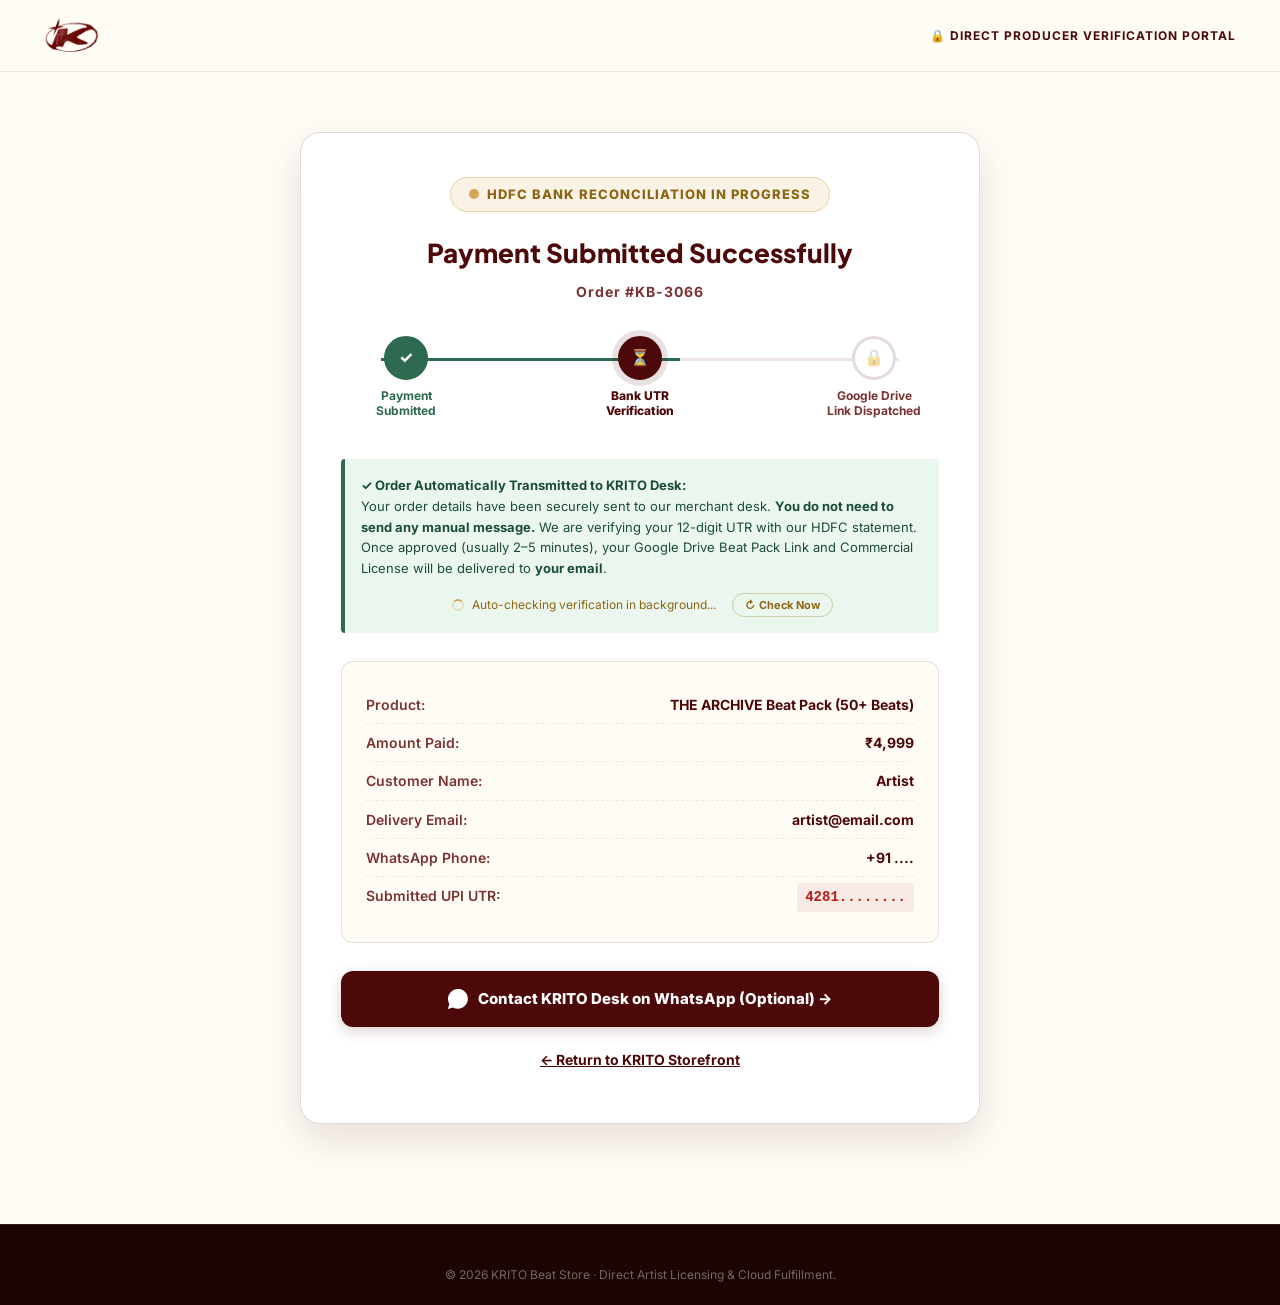
<file: order-status.html>
<!DOCTYPE html>
<html lang="en">
<head>
<meta charset="UTF-8">
<meta name="viewport" content="width=device-width, initial-scale=1.0">
<title>Order Verification Status — KRITO Beat Store</title>
<meta name="description" content="Track your KRITO beat pack order verification status. Real-time bank reconciliation and digital cloud delivery.">

<!-- Fonts: Plus Jakarta Sans + Inter -->
<link rel="preconnect" href="https://fonts.googleapis.com">
<link rel="preconnect" href="https://fonts.gstatic.com" crossorigin>
<link href="https://fonts.googleapis.com/css2?family=Inter:wght@400;500;600;700;800&family=Plus+Jakarta+Sans:wght@400;500;600;700;800&display=swap" rel="stylesheet">

<link rel="icon" type="image/png" href="img/favicon.png">
<link rel="stylesheet" href="styles.css?v=status1">

<style>
.status-page-wrapper {
  min-height: calc(100vh - 200px);
  padding: 60px 20px 100px;
  display: flex;
  justify-content: center;
  align-items: center;
}

.status-card {
  background: #FFFFFF;
  border: 1px solid rgba(77, 9, 9, 0.15);
  border-radius: var(--radius-lg);
  max-width: 680px;
  width: 100%;
  padding: 44px 40px;
  box-shadow: var(--shadow-lg);
  text-align: center;
}

.status-header-badge {
  display: inline-flex;
  align-items: center;
  gap: 8px;
  background: rgba(212, 168, 83, 0.15);
  border: 1px solid rgba(212, 168, 83, 0.4);
  color: #8C6615;
  padding: 6px 18px;
  border-radius: 100px;
  font-size: 13px;
  font-weight: 800;
  letter-spacing: 1px;
  text-transform: uppercase;
  margin-bottom: 20px;
}

.pulse-dot {
  width: 10px;
  height: 10px;
  background: #D4A853;
  border-radius: 50%;
  box-shadow: 0 0 0 0 rgba(212, 168, 83, 0.7);
  animation: pulseGold 1.8s infinite;
}

@keyframes pulseGold {
  0% { transform: scale(0.95); box-shadow: 0 0 0 0 rgba(212, 168, 83, 0.7); }
  70% { transform: scale(1); box-shadow: 0 0 0 10px rgba(212, 168, 83, 0); }
  100% { transform: scale(0.95); box-shadow: 0 0 0 0 rgba(212, 168, 83, 0); }
}

.status-main-title {
  font-family: var(--font-heading);
  font-size: 26px;
  font-weight: 800;
  color: var(--cherry);
  margin-bottom: 8px;
}

.status-order-id {
  font-size: 14px;
  font-weight: 700;
  color: var(--text-muted);
  letter-spacing: 1px;
  margin-bottom: 32px;
}

/* 3-Step Visual Progress Tracker */
.tracking-steps-container {
  display: flex;
  align-items: center;
  justify-content: space-between;
  position: relative;
  margin-bottom: 40px;
  padding: 0 10px;
}

.tracking-steps-container::before {
  content: '';
  position: absolute;
  top: 22px;
  left: 40px;
  right: 40px;
  height: 3px;
  background: rgba(77, 9, 9, 0.1);
  z-index: 1;
}

.tracking-step {
  position: relative;
  z-index: 2;
  display: flex;
  flex-direction: column;
  align-items: center;
  gap: 8px;
  width: 110px;
}

.step-circle {
  width: 44px;
  height: 44px;
  border-radius: 50%;
  background: #FFF;
  border: 3px solid rgba(77, 9, 9, 0.15);
  color: rgba(77, 9, 9, 0.4);
  display: flex;
  align-items: center;
  justify-content: center;
  font-size: 16px;
  font-weight: 800;
  transition: all var(--transition);
}

.tracking-step.done .step-circle {
  background: var(--success);
  border-color: var(--success);
  color: #FFF;
}

.tracking-step.active .step-circle {
  background: var(--cherry);
  border-color: var(--cherry);
  color: var(--cream);
  box-shadow: 0 0 0 6px rgba(77, 9, 9, 0.12);
}

.step-label {
  font-size: 12px;
  font-weight: 700;
  color: var(--text-muted);
  text-align: center;
  line-height: 1.3;
}

.tracking-step.active .step-label {
  color: var(--cherry);
  font-weight: 800;
}

.tracking-step.done .step-label {
  color: var(--success);
}

/* Receipt Details Box */
.order-summary-box {
  background: var(--cream);
  border: 1px solid rgba(77, 9, 9, 0.12);
  border-radius: var(--radius-md);
  padding: 24px;
  text-align: left;
  margin-bottom: 28px;
  font-size: 14px;
  line-height: 1.8;
}

.order-summary-row {
  display: flex;
  justify-content: space-between;
  padding: 6px 0;
  border-bottom: 1px dashed rgba(77, 9, 9, 0.08);
}

.order-summary-row:last-child {
  border-bottom: none;
}

.order-summary-row span:first-child {
  color: var(--text-muted);
  font-weight: 600;
}

.order-summary-row span:last-child {
  color: var(--cherry);
  font-weight: 700;
}

.utr-highlight {
  background: rgba(185, 28, 28, 0.08);
  color: #B91C1C !important;
  padding: 2px 8px;
  border-radius: 4px;
  font-family: monospace;
  font-size: 14px;
  font-weight: 800;
}

.info-alert-box {
  background: #FFF8E7;
  border-left: 4px solid var(--gold);
  border-radius: 4px;
  padding: 16px;
  text-align: left;
  font-size: 13px;
  color: #6B4E00;
  line-height: 1.6;
  margin-bottom: 28px;
}

/* Progress Fill Bar */
.progress-line-fill {
  position: absolute;
  top: 22px;
  left: 40px;
  width: 50%;
  height: 3px;
  background: var(--success);
  z-index: 1;
  transition: width 0.8s cubic-bezier(0.4, 0, 0.2, 1);
}

/* Unlocked State Header Badge */
.status-header-badge.unlocked {
  background: rgba(45, 106, 79, 0.15);
  border-color: rgba(45, 106, 79, 0.4);
  color: #1B4332;
}

.status-header-badge.unlocked .pulse-dot {
  background: #2D6A4F;
  box-shadow: 0 0 0 0 rgba(45, 106, 79, 0.7);
  animation: pulseGreen 1.8s infinite;
}

@keyframes pulseGreen {
  0% { transform: scale(0.95); box-shadow: 0 0 0 0 rgba(45, 106, 79, 0.7); }
  70% { transform: scale(1); box-shadow: 0 0 0 10px rgba(45, 106, 79, 0); }
  100% { transform: scale(0.95); box-shadow: 0 0 0 0 rgba(45, 106, 79, 0); }
}

/* Unlocked Hero Card */
.unlocked-hero-box {
  background: linear-gradient(145deg, #170A0A 0%, #240E0E 100%);
  border: 2px solid #2D6A4F;
  border-radius: var(--radius-md);
  padding: 34px 26px;
  text-align: center;
  color: #FFFCF6;
  margin-bottom: 28px;
  box-shadow: 0 16px 48px rgba(45, 106, 79, 0.3), 0 0 0 1px rgba(212, 168, 83, 0.2);
  animation: slideFadeIn 0.6s ease-out;
  position: relative;
  overflow: hidden;
}

.unlocked-hero-box::before {
  content: '';
  position: absolute;
  top: 0;
  left: -100%;
  width: 200%;
  height: 2px;
  background: linear-gradient(90deg, transparent, #2D6A4F, #D4A853, transparent);
  animation: shineLine 3s infinite linear;
}

@keyframes shineLine {
  0% { transform: translateX(0); }
  100% { transform: translateX(50%); }
}

@keyframes slideFadeIn {
  from { opacity: 0; transform: translateY(16px); }
  to { opacity: 1; transform: translateY(0); }
}

.unlocked-top-tag {
  display: inline-flex;
  align-items: center;
  gap: 8px;
  background: rgba(45, 106, 79, 0.25);
  border: 1px solid rgba(45, 106, 79, 0.5);
  color: #52B788;
  padding: 5px 16px;
  border-radius: 100px;
  font-size: 11px;
  font-weight: 800;
  letter-spacing: 1.5px;
  text-transform: uppercase;
  margin-bottom: 14px;
}

.unlocked-title {
  font-family: var(--font-heading);
  font-size: 24px;
  font-weight: 800;
  color: #FFFCF6;
  margin: 0 0 8px;
}

.unlocked-subtitle {
  font-size: 14px;
  color: #CFC2C2;
  margin: 0 0 24px;
  line-height: 1.5;
}

.btn-download-hero {
  display: inline-flex;
  align-items: center;
  justify-content: center;
  gap: 10px;
  background: linear-gradient(135deg, #2D6A4F 0%, #1B4332 100%);
  color: #FFFFFF !important;
  font-size: 15px;
  font-weight: 800;
  letter-spacing: 0.5px;
  padding: 16px 28px;
  border-radius: 12px;
  text-decoration: none;
  border: 1px solid #52B788;
  box-shadow: 0 8px 24px rgba(45, 106, 79, 0.45);
  transition: all 0.25s ease;
  width: 100%;
  max-width: 560px;
  margin: 0 auto 18px;
  animation: pulseButtonGlow 2.5s infinite;
}

.btn-download-hero:hover {
  background: linear-gradient(135deg, #388663 0%, #225740 100%);
  transform: translateY(-2px);
  box-shadow: 0 12px 32px rgba(45, 106, 79, 0.65);
}

@keyframes pulseButtonGlow {
  0% { box-shadow: 0 6px 20px rgba(45, 106, 79, 0.4); }
  50% { box-shadow: 0 10px 30px rgba(45, 106, 79, 0.7); }
  100% { box-shadow: 0 6px 20px rgba(45, 106, 79, 0.4); }
}

.unlocked-details-grid {
  background: rgba(0, 0, 0, 0.45);
  border: 1px solid rgba(255, 255, 255, 0.08);
  border-radius: 10px;
  padding: 16px 20px;
  text-align: left;
  font-size: 13px;
  margin-top: 14px;
}

.unlocked-grid-item {
  display: flex;
  align-items: flex-start;
  gap: 10px;
  padding: 6px 0;
  color: #D6CBCB;
}

.unlocked-grid-item strong {
  color: #FFFCF6;
}

.live-poll-indicator {
  display: flex;
  align-items: center;
  justify-content: center;
  gap: 8px;
  font-size: 12px;
  color: #8C6615;
  margin-top: 14px;
}

.radar-spinner {
  width: 12px;
  height: 12px;
  border: 2px solid rgba(212, 168, 83, 0.3);
  border-top-color: #D4A853;
  border-radius: 50%;
  animation: spinRadar 1s linear infinite;
}

@keyframes spinRadar {
  to { transform: rotate(360deg); }
}

.tracking-step.celebrate .step-circle {
  animation: popCelebrate 0.6s cubic-bezier(0.175, 0.885, 0.32, 1.275);
}

@keyframes popCelebrate {
  0% { transform: scale(0.5); opacity: 0; }
  60% { transform: scale(1.25); opacity: 1; }
  100% { transform: scale(1); opacity: 1; }
}

.btn-check-manual {
  display: inline-flex;
  align-items: center;
  gap: 6px;
  background: transparent;
  border: 1px solid rgba(140, 102, 21, 0.3);
  color: #8C6615;
  padding: 4px 12px;
  border-radius: 100px;
  font-size: 11px;
  font-weight: 700;
  cursor: pointer;
  margin-left: 8px;
  transition: all 0.2s ease;
}

.btn-check-manual:hover {
  background: rgba(212, 168, 83, 0.15);
  border-color: #8C6615;
}

.btn-whatsapp-priority {
  display: inline-flex;
  align-items: center;
  justify-content: center;
  gap: 10px;
  background: #25D366;
  color: #FFFFFF;
  padding: 16px 28px;
  font-size: 15px;
  font-weight: 800;
  border-radius: var(--radius-md);
  text-decoration: none;
  box-shadow: 0 4px 14px rgba(37, 211, 102, 0.3);
  transition: all var(--transition);
  width: 100%;
  margin-bottom: 14px;
}

.btn-whatsapp-priority:hover {
  background: #1DA851;
  transform: translateY(-2px);
}

.btn-return-store {
  display: inline-block;
  color: var(--cherry);
  font-size: 14px;
  font-weight: 700;
  text-decoration: underline;
  padding: 8px 16px;
}
</style>
</head>
<body>

<!-- STORE HEADER / NAVBAR -->
<header class="store-header">
  <div class="container">
    <div class="header-inner">
      <a href="index.html" class="store-logo"><img src="img/logo.png" alt="KRITO Logo" style="height: 55px; width: auto; display: block;"></a>
      <span style="font-size: 12px; font-weight: 700; color: var(--cherry); letter-spacing: 1px; text-transform: uppercase;">
        🔒 Direct Producer Verification Portal
      </span>
    </div>
  </div>
</header>

<!-- CANVAS FOR CELEBRATORY CONFETTI -->
<canvas id="confettiCanvas" style="position:fixed;top:0;left:0;width:100%;height:100%;pointer-events:none;z-index:999999;display:none;"></canvas>

<!-- MAIN STATUS CONTENT -->
<main class="status-page-wrapper">
  <div class="status-card">
    
    <!-- BADGE -->
    <div class="status-header-badge" id="statusHeaderBadge">
      <span class="pulse-dot" id="badgePulse"></span>
      <span id="badgeText">HDFC Bank Reconciliation in Progress</span>
    </div>

    <h1 class="status-main-title" id="statusMainTitle">Payment Submitted Successfully</h1>
    <div class="status-order-id" id="displayOrderId">Order #KB-2026-....</div>

    <!-- 3-STEP PROGRESS TRACKER -->
    <div class="tracking-steps-container">
      <div class="progress-line-fill" id="progressFill"></div>
      <div class="tracking-step done" id="step1">
        <div class="step-circle">✓</div>
        <div class="step-label">Payment<br>Submitted</div>
      </div>
      <div class="tracking-step active" id="step2">
        <div class="step-circle" id="step2Circle">⏳</div>
        <div class="step-label" id="step2Label">Bank UTR<br>Verification</div>
      </div>
      <div class="tracking-step" id="step3">
        <div class="step-circle" id="step3Circle">🔒</div>
        <div class="step-label" id="step3Label">Google Drive<br>Link Dispatched</div>
      </div>
    </div>

    <!-- DYNAMIC STATUS AREA -->
    <div id="statusAlertArea">
      <!-- 1. PENDING REASSURANCE NOTE -->
      <div class="info-alert-box" id="pendingAlertBox" style="background:#EBF7EE; border-left:4px solid #2D6A4F; color:#1B4D36;">
        <strong>✓ Order Automatically Transmitted to KRITO Desk:</strong><br>
        Your order details have been securely sent to our merchant desk. <strong>You do not need to send any manual message.</strong> We are verifying your 12-digit UTR with our HDFC statement. Once approved (usually 2–5 minutes), your Google Drive Beat Pack Link and Commercial License will be delivered to <strong id="alertEmailTarget">your email</strong>.
        
        <div class="live-poll-indicator">
          <span class="radar-spinner"></span>
          <span>Auto-checking verification in background...</span>
          <button type="button" class="btn-check-manual" id="btnManualCheck" onclick="manualCheckStatus()">↻ Check Now</button>
        </div>
      </div>

      <!-- 2. UNLOCKED HERO CARD (Appears automatically upon producer approval) -->
      <div class="unlocked-hero-box" id="unlockedHeroBox" style="display:none;">
        <div class="unlocked-top-tag">
          ⚡ 100% Verified &amp; Dispatched
        </div>
        <h2 class="unlocked-title">Your Beat Pack &amp; License Are Ready!</h2>
        <p class="unlocked-subtitle">
          Your payment has been reconciled. All 50+ Beats in studio WAV, MP3 and full stems are now accessible in your private Google Drive folder:
        </p>

        <a href="https://drive.google.com/drive/folders/1p859tC-iofpuGif4kfs_TA_8C1oQK-he?usp=sharing" target="_blank" id="btnDriveAccess" class="btn-download-hero">
          <svg width="22" height="22" viewBox="0 0 24 24" fill="currentColor"><path d="M19.35 10.04C18.67 6.59 15.64 4 12 4 9.11 4 6.6 5.64 5.35 8.04 2.34 8.36 0 10.91 0 14c0 3.31 2.69 6 6 6h13c2.76 0 5-2.24 5-5 0-2.64-2.05-4.78-4.65-4.96zM17 13l-5 5-5-5h3V9h4v4h3z"/></svg>
          <span>⚡ ACCESS BEAT PACK ON GOOGLE DRIVE NOW &rarr;</span>
        </a>

        <div class="unlocked-details-grid">
          <div class="unlocked-grid-item">
            <span>✉️</span>
            <div><strong>Permanent Backup Dispatched:</strong> Official download link &amp; licensing contract also sent to <span id="unlockedDeliveredEmail" style="color:#52B788;font-weight:700;">your email</span>.</div>
          </div>
          <div class="unlocked-grid-item">
            <span>📦</span>
            <div><strong>Folder Contents:</strong> 50+ Track Stems · 24-Bit WAV Masters · 320kbps MP3s · Commercial PDF License.</div>
          </div>
          <div class="unlocked-grid-item">
            <span>💡</span>
            <div><strong>Fast Download Tip:</strong> Click the folder name dropdown inside Google Drive and tap <strong>"Download"</strong> to save all 50+ beats at once in a single ZIP file.</div>
          </div>
        </div>
      </div>
    </div>

    <!-- ORDER DETAILS SUMMARY -->
    <div class="order-summary-box">
      <div class="order-summary-row">
        <span>Product:</span>
        <span id="displayPack">THE ARCHIVE Beat Pack (50+ Beats)</span>
      </div>
      <div class="order-summary-row">
        <span>Amount Paid:</span>
        <span id="displayAmount">₹4,999</span>
      </div>
      <div class="order-summary-row">
        <span>Customer Name:</span>
        <span id="displayName">Artist</span>
      </div>
      <div class="order-summary-row">
        <span>Delivery Email:</span>
        <span id="displayEmail">artist@email.com</span>
      </div>
      <div class="order-summary-row">
        <span>WhatsApp Phone:</span>
        <span id="displayPhone">+91 ....</span>
      </div>
      <div class="order-summary-row">
        <span>Submitted UPI UTR:</span>
        <span class="utr-highlight" id="displayUtr">4281........</span>
      </div>
    </div>

    <!-- OPTIONAL DIRECT SUPPORT BUTTON -->
    <a href="#" id="waSupportBtn" target="_blank" class="btn-whatsapp-priority" style="background:#4D0909;box-shadow:0 4px 14px rgba(77,9,9,0.2);">
      <svg width="20" height="20" viewBox="0 0 24 24" fill="currentColor"><path d="M12.031 6.172c-3.181 0-5.767 2.586-5.768 5.766-.001 1.298.38 2.27 1.019 3.287l-.582 2.128 2.182-.573c.978.58 1.911.928 3.145.929 3.178 0 5.767-2.587 5.768-5.766.001-3.187-2.575-5.77-5.764-5.771zm3.392 8.244c-.144.405-.837.774-1.17.824-.299.045-.677.063-1.092-.069-.252-.08-.575-.187-.988-.365-1.739-.751-2.874-2.502-2.961-2.617-.087-.116-.708-.94-.708-1.793s.448-1.273.607-1.446c.159-.173.346-.217.462-.217l.332.007c.106.005.249-.04.39.298.144.347.491 1.2.534 1.287.043.087.072.188.014.304-.058.116-.087.188-.173.289l-.26.304c-.087.086-.177.18-.076.354.101.174.449.741.964 1.201.662.591 1.221.774 1.394.86.173.086.275.072.376-.043.101-.116.433-.506.549-.68.116-.173.231-.145.39-.086s1.011.477 1.184.564.289.13.332.202c.045.072.045.419-.099.824zm-3.423-14.416c-6.627 0-12 5.373-12 12 0 2.159.57 4.184 1.564 5.941l-1.633 5.969 6.136-1.61c1.704.931 3.663 1.462 5.748 1.462 6.627 0 12-5.373 12-12s-5.373-12-12-12z"/></svg>
      <span>Contact KRITO Desk on WhatsApp (Optional) &rarr;</span>
    </a>

    <a href="index.html" class="btn-return-store">&larr; Return to KRITO Storefront</a>

  </div>
</main>

<!-- FOOTER -->
<footer class="store-footer" style="padding: 40px 0 20px;">
  <div class="container" style="text-align: center;">
    <p class="footer-copyright">&copy; 2026 KRITO Beat Store · Direct Artist Licensing &amp; Cloud Fulfillment.</p>
  </div>
</footer>

<script>
// ==================== KRITO REAL-TIME VERIFICATION & UNLOCK ENGINE ====================
var GOOGLE_SCRIPT_WEBAPP_URL = "https://script.google.com/macros/s/AKfycbxKXpCNbST0lHiOKnFkr8rbcD78BuqD6jHXlSK5y-CcLhMgns-lvtwzoesVwXnChFa4/exec";
var DEFAULT_DRIVE_LINK = "https://drive.google.com/drive/folders/1p859tC-iofpuGif4kfs_TA_8C1oQK-he?usp=sharing";

var currentOrderId = '';
var orderData = null;
var isUnlocked = false;
var pollTimer = null;

// Initialize Page Data
(function() {
  var urlParams = new URLSearchParams(window.location.search);
  currentOrderId = urlParams.get('id');
  
  try {
    var raw = sessionStorage.getItem('krito_last_order');
    if (raw) orderData = JSON.parse(raw);
  } catch(e) {}

  if (!currentOrderId && orderData && orderData.orderId) {
    currentOrderId = orderData.orderId;
  }
  if (!currentOrderId) {
    currentOrderId = 'KB-' + Math.floor(1000 + Math.random() * 9000);
  }

  document.getElementById('displayOrderId').innerText = 'Order #' + currentOrderId;
  
  if (orderData) {
    if (orderData.name) document.getElementById('displayName').innerText = orderData.name;
    if (orderData.email) {
      document.getElementById('displayEmail').innerText = orderData.email;
      var alertTarget = document.getElementById('alertEmailTarget');
      if (alertTarget) alertTarget.innerText = orderData.email;
    }
    if (orderData.phone) document.getElementById('displayPhone').innerText = orderData.phone;
    if (orderData.utr) document.getElementById('displayUtr').innerText = orderData.utr;
    if (orderData.packName) document.getElementById('displayPack').innerText = orderData.packName;
    if (orderData.amount) document.getElementById('displayAmount').innerText = orderData.amount;
  }

  // Pre-fill WhatsApp Priority Message Link
  var customerName = (orderData && orderData.name) ? orderData.name : 'Artist';
  var customerUtr = (orderData && orderData.utr) ? orderData.utr : 'Submitted';
  var customerEmail = (orderData && orderData.email) ? orderData.email : '';
  
  var waMessage = 
    "Hi KRITO! I just completed UPI payment for THE ARCHIVE Beat Pack.\n\n" +
    "📄 Order ID: #" + currentOrderId + "\n" +
    "👤 Name: " + customerName + "\n" +
    "📧 Email: " + customerEmail + "\n" +
    "🔢 UPI UTR: " + customerUtr + "\n\n" +
    "Please verify and send my Google Drive download link!";
    
  var waUrl = "https://wa.me/919319448422?text=" + encodeURIComponent(waMessage);
  document.getElementById('waSupportBtn').href = waUrl;

  // 0. Check URL query parameters for simulated or direct unlocked state
  var urlStatus = urlParams.get('status');
  var urlUnlocked = urlParams.get('unlocked');
  var urlDriveLink = urlParams.get('driveLink');
  if (urlStatus === 'APPROVED' || urlUnlocked === '1' || urlUnlocked === 'true') {
    unlockOrder(urlDriveLink || DEFAULT_DRIVE_LINK, true);
    return;
  }

  // 1. Check if this order was ALREADY approved (via localStorage or sessionStorage cache)
  var cachedUnlock = null;
  try {
    cachedUnlock = sessionStorage.getItem('krito_unlocked_' + currentOrderId) ||
                       localStorage.getItem('krito_unlocked_' + currentOrderId) ||
                       localStorage.getItem('krito_approved_' + currentOrderId);
  } catch(e) {}

  if (cachedUnlock) {
    unlockOrder(cachedUnlock, false);
    return;
  }

  // 2. Start Live Polling Google Apps Script Every 4.5 seconds
  startPolling();

  // 3. Listen to Cross-Tab Broadcast Channel (Instant 0ms sync when approved on same device)
  try {
    var bc = new BroadcastChannel('krito_order_channel');
    bc.onmessage = function(ev) {
      if (ev.data && (ev.data.orderId === currentOrderId || !ev.data.orderId)) {
        if (ev.data.status === 'APPROVED' || ev.data.approved) {
          unlockOrder(ev.data.driveLink || DEFAULT_DRIVE_LINK, true);
        }
      }
    };
  } catch(e) {}

  // 4. Listen to Storage Event (Sync across windows/tabs)
  window.addEventListener('storage', function(ev) {
    if (ev.key === 'krito_approved_' + currentOrderId || ev.key === 'krito_unlocked_' + currentOrderId) {
      unlockOrder(ev.newValue || DEFAULT_DRIVE_LINK, true);
    }
  });

})();

// Real-Time Polling Function
function startPolling() {
  if (isUnlocked) return;
  // Poll immediately once
  pollServer();
  // Then repeat every 4.5s
  pollTimer = setInterval(pollServer, 4500);
}

function pollServer() {
  if (isUnlocked) {
    if (pollTimer) clearInterval(pollTimer);
    return;
  }
  if (!GOOGLE_SCRIPT_WEBAPP_URL || !GOOGLE_SCRIPT_WEBAPP_URL.startsWith('http')) return;

  var checkUrl = GOOGLE_SCRIPT_WEBAPP_URL + '?action=checkStatus&orderId=' + encodeURIComponent(currentOrderId) + '&_t=' + Date.now();

  fetch(checkUrl)
    .then(function(res) {
      if (!res.ok) throw new Error('HTTP ' + res.status);
      return res.json();
    })
    .then(function(data) {
      if (data && (data.approved === true || data.status === 'APPROVED')) {
        unlockOrder(data.driveLink || DEFAULT_DRIVE_LINK, true);
      }
    })
    .catch(function(err) {
      // Background retry silently
    });
}

// Manual Check Button Handler
function manualCheckStatus() {
  var btn = document.getElementById('btnManualCheck');
  if (btn) {
    btn.innerText = 'Checking...';
    btn.disabled = true;
  }

  // Local check first
  var localLink = localStorage.getItem('krito_approved_' + currentOrderId) || localStorage.getItem('krito_unlocked_' + currentOrderId);
  if (localLink) {
    unlockOrder(localLink, true);
    return;
  }

  if (!GOOGLE_SCRIPT_WEBAPP_URL || !GOOGLE_SCRIPT_WEBAPP_URL.startsWith('http')) {
    setTimeout(function() {
      if (btn) {
        btn.innerText = '↻ Check Now';
        btn.disabled = false;
      }
    }, 1000);
    return;
  }

  var checkUrl = GOOGLE_SCRIPT_WEBAPP_URL + '?action=checkStatus&orderId=' + encodeURIComponent(currentOrderId) + '&_t=' + Date.now();
  fetch(checkUrl)
    .then(function(res) { return res.json(); })
    .then(function(data) {
      if (data && (data.approved === true || data.status === 'APPROVED')) {
        unlockOrder(data.driveLink || DEFAULT_DRIVE_LINK, true);
      } else {
        if (btn) {
          btn.innerText = '⏳ Still Verifying...';
          setTimeout(function() {
            btn.innerText = '↻ Check Now';
            btn.disabled = false;
          }, 2500);
        }
      }
    })
    .catch(function() {
      if (btn) {
        btn.innerText = '↻ Check Now';
        btn.disabled = false;
      }
    });
}

// Core Unlock Function
function unlockOrder(driveLink, triggerConfetti) {
  if (isUnlocked) return;
  isUnlocked = true;

  if (pollTimer) clearInterval(pollTimer);

  var finalLink = driveLink || DEFAULT_DRIVE_LINK;

  // Save to storage
  try {
    sessionStorage.setItem('krito_unlocked_' + currentOrderId, finalLink);
    localStorage.setItem('krito_unlocked_' + currentOrderId, finalLink);
    localStorage.setItem('krito_approved_' + currentOrderId, finalLink);
  } catch(e) {}

  // 1. Update Badge
  var badge = document.getElementById('statusHeaderBadge');
  badge.className = 'status-header-badge unlocked';
  document.getElementById('badgeText').innerText = 'Payment Verified & Dispatched';

  // 2. Update Main Title
  document.getElementById('statusMainTitle').innerText = '🎉 Payment Verified! Beat Pack Ready';

  // 3. Update Progress Tracker Bar
  document.getElementById('progressFill').style.width = '100%';

  // Step 2 turns green done
  var step2 = document.getElementById('step2');
  step2.className = 'tracking-step done';
  var step2Circle = document.getElementById('step2Circle');
  step2Circle.innerText = '✓';
  step2Circle.style.background = 'var(--success)';
  step2Circle.style.borderColor = 'var(--success)';
  step2Circle.style.color = '#FFF';
  document.getElementById('step2Label').innerHTML = 'Bank UTR<br><strong style="color:var(--success);">Verified ✓</strong>';

  // Step 3 turns unlocked & celebrating
  var step3 = document.getElementById('step3');
  step3.className = 'tracking-step done celebrate';
  var step3Circle = document.getElementById('step3Circle');
  step3Circle.innerText = '✓';
  step3Circle.style.background = 'var(--success)';
  step3Circle.style.borderColor = 'var(--success)';
  step3Circle.style.color = '#FFF';
  step3Circle.style.boxShadow = '0 0 0 6px rgba(45, 106, 79, 0.2)';
  document.getElementById('step3Label').innerHTML = 'Google Drive<br><strong style="color:var(--success);">Link Dispatched!</strong>';

  // 4. Swap pending alert box with Unlocked Hero Box
  document.getElementById('pendingAlertBox').style.display = 'none';
  var heroBox = document.getElementById('unlockedHeroBox');
  heroBox.style.display = 'block';

  // 5. Set Drive Link & Customer Email in Hero Box
  document.getElementById('btnDriveAccess').href = finalLink;
  var targetEmail = (orderData && orderData.email) ? orderData.email : 'your email address';
  var emailElement = document.getElementById('unlockedDeliveredEmail');
  if (emailElement) emailElement.innerText = targetEmail;

  // 6. Launch Festive Confetti
  if (triggerConfetti !== false) {
    launchCelebrationConfetti();
  }
}
window.unlockOrder = unlockOrder;

// Lightweight Celebration Confetti Shower
function launchCelebrationConfetti() {
  var canvas = document.getElementById('confettiCanvas');
  if (!canvas) return;
  canvas.style.display = 'block';
  var ctx = canvas.getContext('2d');
  
  canvas.width = window.innerWidth;
  canvas.height = window.innerHeight;

  var pieces = [];
  var colors = ['#D4A853', '#2D6A4F', '#4D0909', '#52B788', '#E5BE6C', '#FFFCF6', '#25D366'];
  
  for (var i = 0; i < 90; i++) {
    pieces.push({
      x: canvas.width * 0.5 + (Math.random() - 0.5) * 200,
      y: canvas.height * 0.35,
      r: Math.random() * 5 + 3,
      dx: (Math.random() - 0.5) * 14,
      dy: (Math.random() - 0.75) * 16,
      color: colors[Math.floor(Math.random() * colors.length)],
      tilt: Math.random() * 10,
      tiltSpeed: Math.random() * 0.08 + 0.04,
      opacity: 1
    });
  }

  var startTime = Date.now();
  function renderFrame() {
    var elapsed = Date.now() - startTime;
    if (elapsed > 4000) {
      canvas.style.display = 'none';
      return;
    }

    ctx.clearRect(0, 0, canvas.width, canvas.height);

    for (var i = 0; i < pieces.length; i++) {
      var p = pieces[i];
      p.x += p.dx;
      p.y += p.dy;
      p.dy += 0.32; // subtle gravity
      p.dx *= 0.985;
      p.tilt += p.tiltSpeed;
      p.opacity = Math.max(0, 1 - (elapsed / 3800));

      ctx.save();
      ctx.globalAlpha = p.opacity;
      ctx.fillStyle = p.color;
      ctx.beginPath();
      ctx.arc(p.x, p.y, p.r, 0, Math.PI * 2);
      ctx.fill();
      ctx.restore();
    }

    requestAnimationFrame(renderFrame);
  }

  requestAnimationFrame(renderFrame);
}
</script>

</body>
</html>
</file>
<file: styles.css>
@import url('https://fonts.googleapis.com/css2?family=Playfair+Display:ital,wght@0,700;0,800;0,900;1,700&display=swap');

/* ============================================================
   KRITO STOREFRONT — Premium Cherry & Cream Design System
   Primary Palette:
   CHERRY: #4D0909
   CREAM:  #FFFCF6
   ============================================================ */

:root {
  --cherry: #4D0909;
  --cherry-dark: #330505;
  --cherry-deep: #1A0404;
  --cherry-medium: #6B1A1A;
  --cherry-light: #8B2C2C;
  --cherry-soft: rgba(77, 9, 9, 0.06);
  --cherry-border: rgba(77, 9, 9, 0.15);
  
  --cream: #FFFCF6;
  --cream-card: #FFFCF6;
  --cream-dark: #FFFCF6;
  --cream-darker: #FFFCF6;
  
  --text-main: #4D0909;
  --text-body: #4D0909;
  --text-sub: #4D0909;
  --text-muted: #7A3333;
  
  --border: rgba(77, 9, 9, 0.15);
  --border-light: rgba(77, 9, 9, 0.1);
  
  --success: #2D6A4F;
  --gold: #D4A853;
  
  --font-heading: 'Plus Jakarta Sans', -apple-system, BlinkMacSystemFont, sans-serif;
  --font-body: 'Inter', -apple-system, BlinkMacSystemFont, sans-serif;
  
  --transition: 0.3s cubic-bezier(0.4, 0, 0.2, 1);
  --shadow-sm: 0 2px 8px rgba(77, 9, 9, 0.05);
  --shadow-md: 0 8px 24px rgba(77, 9, 9, 0.08);
  --shadow-lg: 0 16px 40px rgba(77, 9, 9, 0.12);
  
  --radius-sm: 6px;
  --radius-md: 12px;
  --radius-lg: 20px;
}

/* Reset */
*, *::before, *::after {
  margin: 0;
  padding: 0;
  box-sizing: border-box;
}

html {
  scroll-behavior: smooth;
  -webkit-text-size-adjust: 100%;
}

body {
  background-color: var(--cream) !important;
  color: var(--text-body);
  font-family: var(--font-body);
  font-size: 15px;
  line-height: 1.6;
  overflow-x: hidden;
  -webkit-font-smoothing: antialiased;
}



a {
  text-decoration: none;
  color: inherit;
  transition: all var(--transition);
}

img {
  max-width: 100%;
  height: auto;
  display: block;
}

button {
  font-family: var(--font-body);
  cursor: pointer;
  border: none;
  background: none;
  color: inherit;
}

ul { list-style: none; }

::selection {
  background: var(--cherry);
  color: var(--cream);
}

::-webkit-scrollbar { width: 6px; }
::-webkit-scrollbar-track { background: var(--cream); }
::-webkit-scrollbar-thumb { background: var(--cherry); border-radius: 3px; }

/* Layout Container */
.container {
  max-width: 1240px;
  margin: 0 auto;
  padding: 0 24px;
}

.container-sm {
  max-width: 860px;
  margin: 0 auto;
  padding: 0 24px;
}

/* ============================================================
   LUXURY SALE & COUNTDOWN TIMER BANNER (Cherry, Cream & Gold)
   Inspired by premium high-conversion storefront benchmark
   ============================================================ */
.sale-countdown-banner,
.announcement-bar {
  background: linear-gradient(90deg, #280404 0%, #440707 20%, #560A0A 46%, #6C1010 74%, #7C1616 100%);
  color: var(--cream);
  position: relative;
  z-index: 1001;
  border-bottom: 1px solid rgba(212, 168, 83, 0.28);
  box-shadow: 0 4px 20px rgba(0, 0, 0, 0.28);
  padding: 8px 0;
  overflow: hidden;
  transition: all var(--transition);
}

.sale-countdown-banner::after,
.announcement-bar::after {
  content: '';
  position: absolute;
  top: 0;
  right: 15%;
  width: 320px;
  height: 100%;
  background: radial-gradient(ellipse at center, rgba(212, 168, 83, 0.12) 0%, transparent 70%);
  pointer-events: none;
}

.banner-inner {
  display: flex;
  align-items: center;
  justify-content: space-between;
  gap: 16px;
  max-width: 1400px;
  margin: 0 auto;
  padding: 0 24px;
}

/* LEFT: OFFER CALLOUT */
.banner-offer {
  display: flex;
  align-items: center;
  gap: 16px;
  flex-shrink: 0;
}

.banner-offer-text {
  display: flex;
  flex-direction: column;
  align-items: flex-start;
  justify-content: center;
}

.banner-eyebrow {
  font-size: 9px;
  font-weight: 800;
  letter-spacing: 1.5px;
  text-transform: uppercase;
  color: var(--gold);
  line-height: 1;
  margin-bottom: 3px;
  white-space: nowrap;
}

.banner-discount {
  font-family: 'Playfair Display', Georgia, serif;
  font-size: 25px;
  font-weight: 800;
  color: #FFFFFF;
  line-height: 1;
  letter-spacing: 0.5px;
  margin: 0;
  white-space: nowrap;
  text-shadow: 0 2px 4px rgba(0, 0, 0, 0.35);
}

.banner-divider {
  width: 1px;
  height: 30px;
  background: rgba(255, 252, 246, 0.22);
  flex-shrink: 0;
}

/* MIDDLE: VALUE PROPOSITIONS */
.banner-perks {
  display: flex;
  align-items: center;
  gap: 12px;
  font-size: 12.5px;
  font-weight: 600;
  color: rgba(255, 252, 246, 0.92);
  letter-spacing: 0.2px;
  white-space: nowrap;
  flex-shrink: 1;
}

.perk-bullet {
  color: var(--gold);
  font-size: 11px;
  opacity: 0.85;
}

/* COUNTDOWN TIMER CARDS */
.banner-timer {
  display: flex;
  align-items: center;
  gap: 6px;
  flex-shrink: 0;
}

.timer-box {
  background: rgba(18, 2, 2, 0.58);
  border: 1px solid rgba(255, 252, 246, 0.16);
  border-radius: 6px;
  padding: 4px 8px;
  min-width: 42px;
  display: flex;
  flex-direction: column;
  align-items: center;
  justify-content: center;
  box-shadow: inset 0 1px 2px rgba(255, 255, 255, 0.08), 0 2px 6px rgba(0, 0, 0, 0.35);
  transition: transform 0.2s ease, border-color 0.2s ease;
}

.timer-box:hover {
  border-color: rgba(212, 168, 83, 0.45);
  transform: translateY(-1px);
}

.timer-num {
  font-size: 15px;
  font-weight: 800;
  color: #FFFFFF;
  font-family: 'Plus Jakarta Sans', monospace;
  line-height: 1;
  letter-spacing: 0.5px;
}

.timer-unit {
  font-size: 8px;
  font-weight: 800;
  letter-spacing: 0.8px;
  color: var(--gold);
  text-transform: uppercase;
  margin-top: 2px;
  line-height: 1;
}

/* CTA BUTTON */
.banner-cta-btn {
  display: inline-flex;
  align-items: center;
  justify-content: center;
  gap: 6px;
  background: #FFFCF6;
  color: #4D0909;
  font-size: 11px;
  font-weight: 800;
  letter-spacing: 0.8px;
  text-transform: uppercase;
  text-decoration: none;
  padding: 8px 18px;
  border-radius: 999px;
  box-shadow: 0 2px 10px rgba(0, 0, 0, 0.25);
  transition: all 0.25s cubic-bezier(0.4, 0, 0.2, 1);
  flex-shrink: 0;
  white-space: nowrap;
}

.banner-cta-btn:hover {
  background: #FFFFFF;
  color: #2A0404;
  transform: translateY(-1px);
  box-shadow: 0 4px 18px rgba(212, 168, 83, 0.45), 0 2px 8px rgba(0, 0, 0, 0.35);
}

.banner-cta-btn .cta-arrow {
  transition: transform 0.2s ease;
}

.banner-cta-btn:hover .cta-arrow {
  transform: translateX(3px);
}

/* RIGHT: BRAND AFFIRMATION / TAGLINE */
.banner-tagline {
  display: flex;
  flex-direction: column;
  font-size: 8.5px;
  font-weight: 800;
  line-height: 1.25;
  letter-spacing: 1px;
  color: rgba(255, 252, 246, 0.85);
  text-transform: uppercase;
  flex-shrink: 0;
  text-align: left;
}

/* ACTION HIGHLIGHT PULSE */
@keyframes saleHighlightPulse {
  0% { box-shadow: 0 0 0 0 rgba(212, 168, 83, 0.8); transform: scale(1); }
  50% { box-shadow: 0 0 0 16px rgba(212, 168, 83, 0); transform: scale(1.02); }
  100% { box-shadow: 0 0 0 0 rgba(212, 168, 83, 0); transform: scale(1); }
}

.flash-sale-highlight {
  animation: saleHighlightPulse 1s ease 2;
}

/* RESPONSIVE DESIGN */
@media (max-width: 1280px) {
  .banner-tagline {
    display: none;
  }
  .banner-inner {
    gap: 14px;
  }
}

@media (max-width: 1060px) {
  .banner-perks {
    display: none;
  }
  .banner-inner {
    justify-content: center;
    gap: 24px;
  }
}

@media (max-width: 680px) {
  .sale-countdown-banner,
  .announcement-bar {
    padding: 8px 0;
  }
  .banner-inner {
    padding: 0 14px;
    gap: 12px;
    justify-content: space-between;
  }
  .banner-eyebrow {
    font-size: 7.5px;
    letter-spacing: 1px;
  }
  .banner-discount {
    font-size: 20px;
  }
  .banner-divider {
    display: none;
  }
  .banner-timer {
    gap: 4px;
  }
  .timer-box {
    min-width: 33px;
    padding: 3px 5px;
  }
  .timer-num {
    font-size: 13px;
  }
  .timer-unit {
    font-size: 7px;
  }
  .banner-cta-btn {
    padding: 6px 12px;
    font-size: 9.5px;
    letter-spacing: 0.5px;
  }
  .banner-cta-btn span {
    display: none;
  }
  .banner-cta-btn::before {
    content: "CLAIM";
  }
}

@media (max-width: 440px) {
  .banner-inner {
    flex-wrap: wrap;
    justify-content: center;
    gap: 8px;
  }
  .banner-offer {
    width: 100%;
    justify-content: center;
    text-align: center;
  }
  .banner-offer-text {
    align-items: center;
  }
  .banner-cta-btn span {
    display: inline;
  }
  .banner-cta-btn::before {
    display: none;
  }
}

/* ============================================================
   STORE HEADER / NAVBAR (Cream #FFFCF6)
   ============================================================ */
.store-header {
  position: sticky;
  top: 0;
  z-index: 1000;
  background: rgba(255, 252, 246, 0.94);
  backdrop-filter: blur(20px);
  -webkit-backdrop-filter: blur(20px);
  border-bottom: 1px solid var(--border-light);
  padding: 8px 0;
}

.header-inner {
  display: flex;
  align-items: center;
  justify-content: space-between;
}

.store-logo {
  font-family: var(--font-heading);
  font-size: 1.8rem;
  font-weight: 800;
  color: var(--cherry);
  letter-spacing: 2px;
  text-transform: none;
  display: flex;
  align-items: center;
  gap: 6px;
}

.store-logo .dot {
  width: 8px;
  height: 8px;
  border-radius: 50%;
  background: var(--cherry);
}

.store-nav {
  display: flex;
  align-items: center;
  gap: 36px;
}

.store-nav a {
  font-size: 13px;
  font-weight: 700;
  letter-spacing: 0.5px;
  color: var(--text-sub);
  position: relative;
  padding: 4px 0;
}

.store-nav a:hover,
.store-nav a.active {
  color: var(--cherry);
}

.store-nav a.active::after {
  content: '';
  position: absolute;
  bottom: -2px;
  left: 0;
  width: 100%;
  height: 2px;
  background: var(--cherry);
}

.header-actions {
  display: flex;
  align-items: center;
  gap: 16px;
}

.header-action-btn {
  width: 40px;
  height: 40px;
  border-radius: 50%;
  display: flex;
  align-items: center;
  justify-content: center;
  color: var(--cherry);
  transition: all var(--transition);
  position: relative;
  background: rgba(77, 9, 9, 0.04);
}

.header-action-btn:hover {
  background: var(--cherry);
  color: var(--cream);
}

.cart-count {
  position: absolute;
  top: 2px;
  right: 2px;
  background: var(--cherry);
  color: var(--cream);
  font-size: 10px;
  font-weight: 800;
  width: 16px;
  height: 16px;
  border-radius: 50%;
  display: flex;
  align-items: center;
  justify-content: center;
}

.btn-checkout {
  padding: 10px 22px;
  background: var(--cherry);
  color: var(--cream);
  font-size: 12px;
  font-weight: 800;
  letter-spacing: 1px;
  text-transform: uppercase;
  border-radius: 100px;
  border: 2px solid var(--cherry);
  transition: all var(--transition);
}

.btn-checkout:hover {
  background: transparent;
  color: var(--cherry);
}

/* ============================================================
   NAVBAR TRUST STRIP (Guarantees, Free Shipping & Certification)
   High-Impression Luxury Brand System (Cream & Signature Cherry)
   ============================================================ */
.nav-trust-strip {
  background: linear-gradient(180deg, #FDFBF7 0%, #F5EFE3 100%);
  color: var(--cherry);
  border-top: 1px solid rgba(77, 9, 9, 0.08);
  border-bottom: 1px solid rgba(77, 9, 9, 0.12);
  box-shadow: 0 3px 12px rgba(77, 9, 9, 0.03);
  padding: 8px 0;
  position: relative;
  z-index: 998;
  transition: all var(--transition);
}

.trust-strip-inner {
  display: flex;
  align-items: center;
  justify-content: center;
  gap: 32px;
}

.trust-item {
  display: inline-flex;
  align-items: center;
  gap: 10px;
  color: var(--cherry);
  text-decoration: none;
  cursor: default;
  transition: transform 0.25s cubic-bezier(0.4, 0, 0.2, 1);
}

.trust-item:hover {
  transform: translateY(-1.5px);
}

.trust-icon-wrap {
  display: inline-flex;
  align-items: center;
  justify-content: center;
  width: 25px;
  height: 25px;
  border-radius: 50%;
  background: var(--cherry);
  border: 1.5px solid #D4A853;
  color: #F7E4B6;
  box-shadow: 0 2px 8px rgba(77, 9, 9, 0.2), inset 0 0 0 1px rgba(212, 168, 83, 0.3);
  flex-shrink: 0;
  transition: all 0.25s cubic-bezier(0.4, 0, 0.2, 1);
}

.trust-item:hover .trust-icon-wrap {
  background: #D4A853;
  border-color: #B88E3A;
  color: #330505;
  transform: scale(1.1);
  box-shadow: 0 3px 14px rgba(212, 168, 83, 0.5);
}

.trust-icon {
  width: 13px;
  height: 13px;
}

.trust-label {
  font-family: var(--font-heading);
  font-size: 11.5px;
  font-weight: 800;
  letter-spacing: 0.8px;
  text-transform: uppercase;
  color: var(--cherry);
  white-space: nowrap;
}

.trust-pill {
  font-family: var(--font-heading);
  font-size: 9px;
  font-weight: 800;
  letter-spacing: 0.6px;
  padding: 2.5px 8.5px;
  border-radius: 100px;
  background: rgba(212, 168, 83, 0.12);
  color: var(--cherry);
  border: 1px solid rgba(212, 168, 83, 0.35);
  text-transform: uppercase;
  white-space: nowrap;
  transition: all 0.2s ease;
}

.trust-item:hover .trust-pill {
  background: rgba(77, 9, 9, 0.08);
  border-color: var(--cherry);
}

.trust-strip-divider {
  width: 1px;
  height: 18px;
  background: linear-gradient(180deg, transparent, rgba(77, 9, 9, 0.2), transparent);
  flex-shrink: 0;
}

/* DARK CHERRY VARIANT (If dark mode requested) */
.nav-trust-strip.dark-theme {
  background: linear-gradient(90deg, #330505 0%, #4D0909 30%, #5E0C0C 50%, #4D0909 70%, #330505 100%);
  color: #FFFDF9;
  border-top: 1px solid rgba(212, 168, 83, 0.35);
  border-bottom: 1px solid rgba(212, 168, 83, 0.35);
  box-shadow: 0 4px 16px rgba(51, 5, 5, 0.25);
}

.nav-trust-strip.dark-theme .trust-label {
  color: #FFFDF9;
}

.nav-trust-strip.dark-theme .trust-icon-wrap {
  background: linear-gradient(135deg, rgba(212, 168, 83, 0.25) 0%, rgba(77, 9, 9, 0.4) 100%);
  border: 1.5px solid #D4A853;
  color: #FFFDF9;
  box-shadow: 0 0 10px rgba(212, 168, 83, 0.3);
}

.nav-trust-strip.dark-theme .trust-pill {
  background: rgba(212, 168, 83, 0.18);
  color: #F5D78B;
  border: 1px solid rgba(212, 168, 83, 0.4);
}

.nav-trust-strip.dark-theme .trust-strip-divider {
  background: rgba(212, 168, 83, 0.35);
}

/* RESPONSIVE TRUST STRIP */
@media (max-width: 992px) {
  .trust-strip-inner {
    gap: 18px;
  }
  .trust-label {
    font-size: 10.5px;
    letter-spacing: 0.6px;
  }
  .trust-pill {
    display: none;
  }
}

@media (max-width: 680px) {
  .nav-trust-strip {
    padding: 6px 0;
  }
  .trust-strip-inner {
    gap: 8px;
    justify-content: space-between;
    padding: 0 8px;
  }
  .trust-strip-divider {
    display: none;
  }
  .trust-icon-wrap {
    width: 20px;
    height: 20px;
  }
  .trust-icon {
    width: 11px;
    height: 11px;
  }
  .trust-label {
    font-size: 9px;
    letter-spacing: 0.4px;
  }
  .hide-mobile {
    display: none !important;
  }
  .trust-pill {
    display: none !important;
  }
}

@media (max-width: 380px) {
  .trust-label {
    font-size: 8px;
  }
  .trust-item {
    gap: 5px;
  }
}

/* Mobile hamburger */
.hamburger {
  display: none;
  flex-direction: column;
  gap: 5px;
  cursor: pointer;
}

.hamburger span {
  display: block;
  width: 22px;
  height: 2px;
  background: var(--cherry);
  border-radius: 2px;
}

/* Mobile menu */
.mobile-menu {
  position: fixed;
  top: 0;
  right: -100%;
  width: 280px;
  height: 100vh;
  background: var(--cream);
  border-left: 1px solid var(--border);
  z-index: 999;
  padding: 100px 32px;
  transition: right 0.4s cubic-bezier(0.16, 1, 0.3, 1);
}

.mobile-menu.show { right: 0; }

.mobile-menu a {
  display: block;
  font-family: var(--font-heading);
  font-size: 1.4rem;
  font-weight: 800;
  color: var(--cherry);
  margin-bottom: 24px;
}

.mobile-overlay {
  position: fixed;
  inset: 0;
  background: rgba(77, 9, 9, 0.25);
  backdrop-filter: blur(4px);
  z-index: 998;
  opacity: 0;
  visibility: hidden;
  pointer-events: none;
  transition: all var(--transition);
}

.mobile-overlay.show {
  opacity: 1;
  visibility: visible;
  pointer-events: auto;
}

/* ============================================================
   STORE HERO BANNER
   ============================================================ */
.store-hero {
  padding: 24px 0 12px;
  text-align: center;
  background: var(--cream);
  position: relative;
}

.hero-tag {
  display: inline-block;
  font-size: 11px;
  font-weight: 800;
  letter-spacing: 3px;
  text-transform: uppercase;
  color: var(--cherry);
  margin-bottom: 8px;
}

.store-hero h1 {
  font-family: var(--font-heading);
  font-size: clamp(2.4rem, 4.5vw, 3.6rem);
  font-weight: 800;
  color: var(--cherry);
  letter-spacing: -0.5px;
  margin-bottom: 14px;
}

.store-hero p {
  color: var(--text-sub);
  font-size: 16px;
  max-width: 520px;
  margin: 0 auto;
  line-height: 1.7;
}

/* Category Filter Pills */
.payment-badges {
  display: flex;
  gap: 12px;
  justify-content: center;
  flex-wrap: wrap;
  margin-bottom: 24px;
}
.pay-icon {
  height: 30px !important;
  width: 48px !important;
  max-width: 48px !important;
  max-height: 30px !important;
  background: var(--white) !important;
  padding: 4px 6px !important;
  border-radius: 5px !important;
  object-fit: contain !important;
  box-sizing: border-box !important;
  display: block !important;
}

.filter-pills {
  display: flex;
  align-items: center;
  justify-content: center;
  gap: 10px;
  flex-wrap: wrap;
  margin-top: 12px;
}

.pill-btn {
  padding: 9px 22px;
  border-radius: 100px;
  font-size: 12px;
  font-weight: 700;
  letter-spacing: 0.5px;
  color: var(--cherry);
  background: var(--cream);
  border: 1.5px solid var(--border);
  box-shadow: var(--shadow-sm);
  transition: all var(--transition);
}

.pill-btn:hover,
.pill-btn.active {
  color: var(--cream);
  background: var(--cherry);
  border-color: var(--cherry);
}

/* ============================================================
   MINIMALIST SQUARE PRODUCT STORE GRID (SONIX / VIKRAM PRO STYLE)
   ============================================================ */
.store-section {
  padding: 40px 0 100px;
  background: var(--cream);
}

.product-grid {
  display: grid;
  grid-template-columns: repeat(auto-fill, minmax(260px, 1fr));
  gap: 40px 28px;
}

/* Square Minimal Card without container boxes */
.product-card {
  background: transparent !important;
  border: none !important;
  box-shadow: none !important;
  border-radius: 0 !important;
  padding: 0 !important;
  display: flex;
  flex-direction: column;
  align-items: center;
  text-align: center;
  cursor: pointer;
  transition: transform var(--transition);
}

.product-card:hover {
  transform: translateY(-6px);
  border: none !important;
  box-shadow: none !important;
}

.card-image-wrap {
  position: relative;
  width: 100%;
  aspect-ratio: 1 / 1 !important;
  border-radius: 12px !important;
  overflow: hidden;
  box-shadow: 0 8px 24px rgba(77, 9, 9, 0.08);
  border: 1px solid var(--border);
  background: var(--cream-dark);
  margin-bottom: 14px;
}

.card-image-wrap img {
  width: 100%;
  height: 100%;
  object-fit: cover;
  transition: transform 0.5s cubic-bezier(0.16, 1, 0.3, 1);
}

.product-card:hover .card-image-wrap img {
  transform: scale(1.06);
}

.card-badge {
  position: absolute;
  top: 12px;
  left: 12px;
  background: var(--cherry);
  color: var(--cream);
  font-size: 10px;
  font-weight: 800;
  letter-spacing: 1px;
  text-transform: uppercase;
  padding: 5px 12px;
  border-radius: var(--radius-sm);
  z-index: 2;
  box-shadow: var(--shadow-sm);
}

.card-overlay {
  position: absolute;
  inset: 0;
  background: rgba(77, 9, 9, 0.65);
  backdrop-filter: blur(4px);
  display: flex;
  align-items: center;
  justify-content: center;
  opacity: 0;
  transition: opacity var(--transition);
  z-index: 3;
}

.product-card:hover .card-overlay {
  opacity: 1;
}

.btn-quick-buy {
  padding: 12px 24px;
  background: var(--cream);
  color: var(--cherry);
  font-size: 11px;
  font-weight: 800;
  letter-spacing: 1px;
  text-transform: uppercase;
  border-radius: 100px;
  box-shadow: var(--shadow-md);
  transition: transform var(--transition);
}

.btn-quick-buy:hover {
  transform: scale(1.05);
}

/* Card Text Content Centered Below Image */
.card-content {
  padding: 0 !important;
  background: transparent !important;
  display: flex;
  flex-direction: column;
  align-items: center;
  text-align: center;
  width: 100%;
}

.card-genre {
  font-size: 10px;
  font-weight: 800;
  letter-spacing: 2px;
  text-transform: uppercase;
  color: var(--cherry);
  margin-bottom: 4px;
}

.card-title {
  font-family: var(--font-heading);
  font-size: 16px;
  font-weight: 800;
  color: var(--text-body);
  line-height: 1.35;
  margin-bottom: 4px;
  text-align: center;
  letter-spacing: -0.2px;
}

.card-meta {
  font-size: 12px;
  color: var(--text-sub);
  margin-bottom: 8px;
  text-align: center;
}

.card-footer {
  margin-top: 0 !important;
  padding-top: 0 !important;
  border-top: none !important;
  display: flex;
  align-items: center;
  justify-content: center;
  width: 100%;
  background: transparent !important;
}

.card-price {
  display: flex;
  align-items: center;
  justify-content: center;
  gap: 8px;
}

.card-price .price-now {
  font-family: var(--font-heading);
  font-size: 1.25rem;
  font-weight: 800;
  color: var(--cherry);
}

.card-price .price-old {
  font-size: 12px;
  color: var(--text-muted);
  text-decoration: line-through;
}

.btn-card-buy {
  display: none !important;
}

/* ============================================================
   TRUST SIGNALS BAR (Cream Dark #F7EFDF)
   ============================================================ */
.trust-bar {
  padding: 60px 0;
  background: var(--cream-dark);
  border-top: 1px solid var(--border);
  border-bottom: 1px solid var(--border);
}

.trust-grid {
  display: grid;
  grid-template-columns: repeat(4, 1fr);
  gap: 32px;
}

.trust-card {
  display: flex;
  align-items: center;
  gap: 16px;
}

.trust-icon-box {
  width: 50px;
  height: 50px;
  border-radius: var(--radius-md);
  background: var(--cherry);
  color: var(--cream);
  display: flex;
  align-items: center;
  justify-content: center;
  flex-shrink: 0;
  box-shadow: var(--shadow-sm);
}

.trust-info h4 {
  font-family: var(--font-heading);
  font-size: 14px;
  font-weight: 800;
  color: var(--cherry);
  margin-bottom: 2px;
}

.trust-info p {
  font-size: 12px;
  color: var(--text-sub);
  line-height: 1.4;
}

/* ============================================================
   TESTIMONIALS SECTION (Used on reviews.html)
   ============================================================ */
.testimonials-section {
  padding: 80px 0;
  background: var(--cream);
}

.testimonial-grid {
  display: grid;
  grid-template-columns: repeat(auto-fill, minmax(320px, 1fr));
  gap: 28px;
}

.testimonial-card {
  background: var(--cream-card);
  border-radius: var(--radius-md);
  padding: 32px;
  border: 1px solid var(--border-light);
  box-shadow: var(--shadow-sm);
  transition: all var(--transition);
}

.testimonial-card:hover {
  transform: translateY(-6px);
  box-shadow: var(--shadow-lg);
  border-color: var(--border);
}

.testimonial-stars {
  color: var(--gold);
  font-size: 14px;
  letter-spacing: 2px;
  margin-bottom: 16px;
}

.testimonial-text {
  font-size: 14px;
  font-style: italic;
  color: var(--text-body);
  line-height: 1.8;
  margin-bottom: 24px;
}

.testimonial-author {
  display: flex;
  align-items: center;
  gap: 12px;
}

.testimonial-avatar {
  width: 44px;
  height: 44px;
  border-radius: 50%;
  overflow: hidden;
  flex-shrink: 0;
  border: 2px solid var(--border-light);
}

.testimonial-avatar img {
  width: 100%;
  height: 100%;
  object-fit: cover;
}

.testimonial-name {
  font-family: var(--font-heading);
  font-size: 14px;
  font-weight: 800;
  color: var(--cherry);
}

.testimonial-role {
  font-size: 12px;
  color: var(--text-muted);
}

/* ============================================================
   FAQ ACCORDION (Used on faq.html)
   ============================================================ */
.faq-section {
  padding: 80px 0;
  background: var(--cream);
}

.faq-list {
  max-width: 760px;
  margin: 0 auto;
  display: flex;
  flex-direction: column;
}

.faq-item {
  border-bottom: 1px solid var(--border);
}

.faq-question {
  width: 100%;
  display: flex;
  align-items: center;
  justify-content: space-between;
  gap: 16px;
  padding: 24px 0;
  font-family: var(--font-heading);
  font-size: 16px;
  font-weight: 800;
  color: var(--cherry);
  text-align: left;
  cursor: pointer;
  transition: color var(--transition);
}

.faq-question:hover {
  color: var(--cherry-medium);
}

.faq-icon {
  width: 28px;
  height: 28px;
  border-radius: 50%;
  border: 1.5px solid var(--border);
  display: flex;
  align-items: center;
  justify-content: center;
  flex-shrink: 0;
  transition: all var(--transition);
  color: var(--cherry);
}

.faq-item.open .faq-icon {
  background: var(--cherry);
  border-color: var(--cherry);
  color: var(--cream);
  transform: rotate(45deg);
}

.faq-answer {
  max-height: 0;
  overflow: hidden;
  transition: max-height 0.4s cubic-bezier(0.16, 1, 0.3, 1), padding 0.4s;
  padding: 0 0;
}

.faq-item.open .faq-answer {
  max-height: 300px;
  padding-bottom: 24px;
}

.faq-answer p {
  font-size: 14px;
  line-height: 1.8;
  color: var(--text-body);
}

/* ============================================================
   LEGAL PAGES STYLING
   ============================================================ */
.legal-page {
  padding: 120px 0 80px;
  min-height: 100vh;
  background: var(--cream);
}

.legal-page h1 {
  font-family: var(--font-heading);
  font-size: clamp(2.2rem, 4vw, 3.5rem);
  font-weight: 800;
  color: var(--cherry);
  margin-bottom: 8px;
}

.legal-page .last-updated {
  font-size: 13px;
  color: var(--text-muted);
  margin-bottom: 48px;
}

.legal-content h2 {
  font-family: var(--font-heading);
  font-size: 1.5rem;
  font-weight: 800;
  margin-top: 40px;
  margin-bottom: 16px;
  color: var(--cherry);
}

.legal-content h3 {
  font-family: var(--font-heading);
  font-size: 1.1rem;
  font-weight: 800;
  margin-top: 28px;
  margin-bottom: 12px;
  color: var(--cherry);
}

.legal-content p {
  margin-bottom: 16px;
  font-size: 15px;
  color: var(--text-body);
}

.legal-content ul {
  margin-bottom: 16px;
  padding-left: 24px;
}

.legal-content ul li {
  list-style: disc;
  font-size: 15px;
  color: var(--text-body);
  margin-bottom: 8px;
  line-height: 1.7;
}

.legal-content a {
  color: var(--cherry);
  text-decoration: underline;
  text-underline-offset: 2px;
}

/* ============================================================
   CTA BANNER (Cherry #4D0909)
   ============================================================ */
.cta-section {
  padding: 90px 0;
  background: var(--cherry);
  color: var(--cream);
  text-align: center;
}

.cta-section h2 {
  font-family: var(--font-heading);
  font-size: clamp(2rem, 4vw, 3.2rem);
  font-weight: 800;
  color: var(--cream);
  margin-bottom: 14px;
}

.cta-section p {
  color: rgba(255, 252, 246, 0.75);
  font-size: 16px;
  margin-bottom: 32px;
  max-width: 480px;
  margin-left: auto;
  margin-right: auto;
}

.btn-cta {
  display: inline-flex;
  align-items: center;
  gap: 10px;
  padding: 16px 38px;
  background: var(--cream);
  color: var(--cherry);
  font-size: 13px;
  font-weight: 800;
  letter-spacing: 1px;
  text-transform: uppercase;
  border-radius: 100px;
  transition: all var(--transition);
  box-shadow: var(--shadow-md);
}

.btn-cta:hover {
  background: var(--cream-card);
  transform: translateY(-2px);
  box-shadow: var(--shadow-lg);
}

/* ============================================================
   STORE FOOTER (Solid Cherry #4D0909 & Cream #FFFCF6)
   ============================================================ */
.store-footer {
  background: var(--cherry-deep);
  border-top: 1px solid rgba(255, 252, 246, 0.1);
  padding: 80px 0 30px;
  color: var(--cream);
}

.footer-columns {
  display: grid;
  grid-template-columns: repeat(4, 1fr);
  gap: 48px;
  padding-bottom: 60px;
  border-bottom: 1px solid rgba(255, 252, 246, 0.1);
}

.footer-col-title {
  font-family: var(--font-heading);
  font-size: 12px;
  font-weight: 800;
  letter-spacing: 2px;
  text-transform: uppercase;
  color: var(--cream);
  margin-bottom: 24px;
}

.footer-col ul {
  display: flex;
  flex-direction: column;
  gap: 12px;
}

.footer-col a {
  display: inline-block;
  font-size: 13px;
  color: rgba(255, 252, 246, 0.75);
  cursor: pointer;
  padding: 3px 0;
  transition: all var(--transition);
}

.footer-col a:hover {
  color: #FFFFFF;
  transform: translateX(4px);
}

.footer-newsletter-box {
  display: flex;
  align-items: center;
  border: 1px solid rgba(255, 252, 246, 0.2);
  border-radius: var(--radius-sm);
  overflow: hidden;
  background: rgba(255, 252, 246, 0.05);
  margin-top: 8px;
}

.footer-newsletter-box input {
  flex: 1;
  padding: 12px 14px;
  background: transparent;
  border: none;
  color: var(--cream);
  font-size: 13px;
  font-family: var(--font-body);
  outline: none;
}

.footer-newsletter-box input::placeholder {
  color: rgba(255, 252, 246, 0.4);
}

.footer-newsletter-box button {
  padding: 12px 16px;
  background: transparent;
  color: var(--cream);
  font-size: 16px;
  border-left: 1px solid rgba(255, 252, 246, 0.2);
  transition: background var(--transition);
}

.footer-newsletter-box button:hover {
  background: var(--cherry-medium);
}

.footer-text {
  font-size: 13px;
  color: rgba(255, 252, 246, 0.65);
  line-height: 1.6;
}

/* Bottom Bar */
.footer-bottom-bar {
  padding-top: 30px;
  display: flex;
  flex-direction: column;
  align-items: center;
  gap: 20px;
}

.payment-badges {
  display: flex;
  align-items: center;
  gap: 8px;
}

.payment-badge {
  height: 24px;
  padding: 0 8px;
  background: var(--cream);
  border-radius: 3px;
  display: flex;
  align-items: center;
  justify-content: center;
  font-size: 9px;
  font-weight: 800;
  color: var(--cherry);
  letter-spacing: 0.5px;
}

.footer-copyright {
  font-size: 12px;
  color: rgba(255, 252, 246, 0.4);
}



/* ============================================================
   RESPONSIVE STYLES
   ============================================================ */
@media (max-width: 1024px) {
  .product-grid { grid-template-columns: repeat(3, 1fr); }
  .footer-columns { grid-template-columns: repeat(2, 1fr); gap: 40px; }
  .trust-grid { grid-template-columns: repeat(2, 1fr); }
}

@media (max-width: 768px) {
  .store-nav, .header-actions .btn-checkout { display: none; }
  .hamburger { display: flex; }
  .product-grid { grid-template-columns: repeat(2, 1fr); gap: 24px 16px; }
  .card-title { font-size: 14px; }
  .trust-grid { grid-template-columns: 1fr; gap: 24px; }
  .footer-columns { grid-template-columns: 1fr; gap: 32px; }
}

@media (max-width: 480px) {
  .product-grid { grid-template-columns: 1fr; }
  .cart-drawer-panel { max-width: 100%; }
}

/* ============================================================
   GLOBAL AMAZON / SHOPIFY SLIDE-OVER CART DRAWER & TOAST
   ============================================================ */
.cart-drawer-backdrop {
  position: fixed;
  inset: 0;
  background: rgba(26, 4, 4, 0.45);
  backdrop-filter: blur(8px);
  -webkit-backdrop-filter: blur(8px);
  z-index: 10000;
  opacity: 0;
  visibility: hidden;
  pointer-events: none;
  transition: all 0.35s cubic-bezier(0.16, 1, 0.3, 1);
}

.cart-drawer-backdrop.show {
  opacity: 1;
  visibility: visible;
  pointer-events: auto;
}

.cart-drawer-panel {
  position: absolute;
  top: 0;
  right: -480px;
  width: 100%;
  max-width: 440px;
  height: 100vh;
  background: var(--cream);
  box-shadow: -10px 0 40px rgba(77, 9, 9, 0.15);
  display: flex;
  flex-direction: column;
  transition: right 0.4s cubic-bezier(0.16, 1, 0.3, 1);
}

.cart-drawer-backdrop.show .cart-drawer-panel {
  right: 0;
}

.cart-drawer-header {
  padding: 22px 28px;
  background: var(--cream-card);
  border-bottom: 1px solid var(--border-light);
  display: flex;
  align-items: center;
  justify-content: space-between;
}

.cart-drawer-title {
  font-family: var(--font-heading);
  font-size: 1.2rem;
  font-weight: 800;
  color: var(--cherry);
  display: flex;
  align-items: center;
  gap: 10px;
}

.cart-drawer-count-badge {
  background: var(--cherry-soft);
  color: var(--cherry);
  font-size: 12px;
  font-weight: 800;
  padding: 2px 10px;
  border-radius: 100px;
  border: 1px solid var(--cherry-border);
}

.cart-drawer-close-btn {
  font-size: 26px;
  color: var(--cherry);
  width: 36px;
  height: 36px;
  border-radius: 50%;
  display: flex;
  align-items: center;
  justify-content: center;
  transition: background var(--transition);
}

.cart-drawer-close-btn:hover {
  background: var(--cherry-soft);
}

.cart-free-shipping-bar {
  background: var(--cream-dark);
  border-bottom: 1px solid var(--border);
  padding: 10px 28px;
  font-size: 12px;
  color: var(--text-body);
  display: flex;
  align-items: center;
  gap: 8px;
}

.cart-drawer-body {
  flex: 1;
  overflow-y: auto;
  padding: 24px 28px;
}

.cart-drawer-item-row {
  display: flex;
  gap: 16px;
  padding-bottom: 20px;
  margin-bottom: 20px;
  border-bottom: 1px solid var(--border-light);
  align-items: flex-start;
}

.cart-item-thumb {
  width: 72px;
  height: 72px;
  border-radius: var(--radius-md);
  overflow: hidden;
  border: 1px solid var(--border);
  flex-shrink: 0;
  background: var(--cream-dark);
}

.cart-item-thumb img {
  width: 100%;
  height: 100%;
  object-fit: cover;
}

.cart-item-details {
  flex: 1;
}

.cart-item-genre {
  font-size: 10px;
  font-weight: 800;
  letter-spacing: 1.5px;
  text-transform: uppercase;
  color: var(--cherry);
}

.cart-item-title {
  font-family: var(--font-heading);
  font-size: 14px;
  font-weight: 800;
  color: var(--text-body);
  line-height: 1.3;
  margin: 2px 0 4px;
}

.cart-item-specs {
  font-size: 11px;
  color: var(--text-sub);
  margin-bottom: 10px;
}

.cart-item-controls {
  display: flex;
  align-items: center;
  gap: 14px;
}

.qty-selector {
  display: inline-flex;
  align-items: center;
  border: 1px solid var(--border);
  border-radius: 100px;
  overflow: hidden;
  background: var(--cream-card);
}

.qty-btn {
  width: 28px;
  height: 28px;
  display: flex;
  align-items: center;
  justify-content: center;
  font-size: 14px;
  font-weight: 800;
  color: var(--cherry);
  transition: background var(--transition);
}

.qty-btn:hover {
  background: var(--cherry-soft);
}

.qty-num {
  font-size: 12px;
  font-weight: 800;
  padding: 0 10px;
  color: var(--cherry);
}

.btn-remove-item {
  font-size: 11px;
  color: var(--text-muted);
  text-decoration: underline;
  cursor: pointer;
  transition: color var(--transition);
}

.btn-remove-item:hover {
  color: var(--cherry-light);
}

.cart-item-price-wrap {
  text-align: right;
}

.cart-item-price {
  font-family: var(--font-heading);
  font-size: 15px;
  font-weight: 800;
  color: var(--cherry);
}

/* Empty State */
.cart-empty-state {
  text-align: center;
  padding: 60px 20px;
  color: var(--text-sub);
}

.cart-empty-state svg {
  color: var(--cherry);
  margin-bottom: 16px;
  opacity: 0.5;
}

.cart-empty-state h3 {
  font-family: var(--font-heading);
  font-size: 1.2rem;
  color: var(--cherry);
  margin-bottom: 6px;
}

/* Drawer Footer */
.cart-drawer-footer {
  padding: 24px 28px;
  background: var(--cream-card);
  border-top: 1px solid var(--border);
}

.cart-subtotal-row {
  display: flex;
  justify-content: space-between;
  align-items: center;
  font-family: var(--font-heading);
  font-size: 1.15rem;
  font-weight: 800;
  color: var(--cherry);
  margin-bottom: 4px;
}

.cart-tax-note {
  font-size: 12px;
  color: var(--text-muted);
  margin-bottom: 18px;
}

.btn-cart-drawer-checkout {
  width: 100%;
  padding: 16px 24px;
  background: var(--cherry);
  color: var(--cream);
  font-family: var(--font-heading);
  font-size: 13px;
  font-weight: 800;
  letter-spacing: 1px;
  text-transform: uppercase;
  border-radius: 100px;
  display: flex;
  align-items: center;
  justify-content: space-between;
  box-shadow: var(--shadow-md);
  transition: all var(--transition);
  margin-bottom: 10px;
}

.btn-cart-drawer-checkout:hover {
  background: var(--cherry-dark);
  transform: translateY(-2px);
}

.btn-cart-drawer-continue {
  width: 100%;
  padding: 12px;
  background: transparent;
  color: var(--text-sub);
  font-size: 12px;
  font-weight: 700;
  text-align: center;
  transition: color var(--transition);
}

.btn-cart-drawer-continue:hover {
  color: var(--cherry);
}

/* Toast */
.cart-toast {
  position: fixed;
  bottom: 28px;
  right: 28px;
  background: var(--cherry);
  color: var(--cream);
  padding: 14px 22px;
  border-radius: var(--radius-md);
  box-shadow: var(--shadow-lg);
  z-index: 10001;
  transform: translateY(100px);
  opacity: 0;
  visibility: hidden;
  pointer-events: none;
  transition: all 0.4s cubic-bezier(0.16, 1, 0.3, 1);
  border: 1px solid rgba(255, 252, 246, 0.2);
}

.cart-toast.show {
  transform: translateY(0);
  opacity: 1;
  visibility: visible;
  pointer-events: auto;
}

.toast-content {
  display: flex;
  align-items: center;
  gap: 12px;
}

.toast-content svg {
  color: var(--gold);
}

.toast-text strong {
  display: block;
  font-size: 13px;
  font-weight: 800;
}

.toast-text span {
  font-size: 12px;
  color: rgba(255, 252, 246, 0.8);
}

@keyframes badgePulse {
  0% { transform: scale(1); }
  50% { transform: scale(1.35); }
  100% { transform: scale(1); }
}

.badge-pulse {
  animation: badgePulse 0.4s ease-in-out;
}

/* ============================================================
   GLOBAL LIVE SEARCH OVERLAY MODAL
   ============================================================ */
.search-overlay-backdrop {
  position: fixed;
  inset: 0;
  background: rgba(26, 4, 4, 0.65);
  backdrop-filter: blur(12px);
  -webkit-backdrop-filter: blur(12px);
  z-index: 10002;
  opacity: 0;
  visibility: hidden;
  pointer-events: none;
  display: flex;
  justify-content: center;
  align-items: flex-start;
  padding: 40px 20px;
  transition: all 0.35s cubic-bezier(0.16, 1, 0.3, 1);
}

.search-overlay-backdrop.show {
  opacity: 1;
  visibility: visible;
  pointer-events: auto;
}

.search-modal-container {
  width: 100%;
  max-width: 720px;
  background: var(--cream);
  border-radius: 20px;
  box-shadow: 0 24px 60px rgba(77, 9, 9, 0.3);
  border: 1px solid var(--cherry-border);
  overflow: hidden;
  transform: translateY(-20px) scale(0.98);
  transition: transform 0.35s cubic-bezier(0.16, 1, 0.3, 1);
  display: flex;
  flex-direction: column;
  max-height: 80vh;
}

.search-overlay-backdrop.show .search-modal-container {
  transform: translateY(0) scale(1);
}

.search-modal-header {
  padding: 18px 24px;
  background: var(--cream-card);
  border-bottom: 1px solid var(--border-light);
  display: flex;
  align-items: center;
  gap: 16px;
}

.search-input-wrapper {
  flex: 1;
  position: relative;
  display: flex;
  align-items: center;
}

.search-input-icon {
  position: absolute;
  left: 16px;
  color: var(--cherry);
  pointer-events: none;
}

.search-input-field {
  width: 100%;
  padding: 14px 60px 14px 48px;
  font-family: var(--font-body);
  font-size: 1rem;
  font-weight: 600;
  color: var(--cherry);
  background: var(--cream-dark);
  border: 1.5px solid var(--border);
  border-radius: 100px;
  outline: none;
  transition: all var(--transition);
}

.search-input-field:focus {
  border-color: var(--cherry);
  box-shadow: 0 0 0 3px rgba(77, 9, 9, 0.1);
  background: var(--cream);
}

.search-kb-shortcut {
  position: absolute;
  right: 16px;
  font-size: 11px;
  font-weight: 800;
  color: var(--text-muted);
  background: var(--cream);
  padding: 2px 8px;
  border-radius: 6px;
  border: 1px solid var(--border);
}

.search-close-btn {
  font-size: 28px;
  color: var(--cherry);
  width: 40px;
  height: 40px;
  border-radius: 50%;
  display: flex;
  align-items: center;
  justify-content: center;
  transition: background var(--transition);
}

.search-close-btn:hover {
  background: var(--cherry-soft);
}

.search-trending-bar {
  padding: 12px 24px;
  background: var(--cream-dark);
  border-bottom: 1px solid var(--border-light);
  display: flex;
  align-items: center;
  gap: 12px;
  flex-wrap: wrap;
}

.trending-label {
  font-size: 11px;
  font-weight: 800;
  text-transform: uppercase;
  letter-spacing: 1px;
  color: var(--text-muted);
}

.trending-chips {
  display: flex;
  gap: 8px;
  flex-wrap: wrap;
}

.trending-chip {
  padding: 4px 12px;
  font-size: 12px;
  font-weight: 700;
  color: var(--cherry);
  background: var(--cream-card);
  border: 1px solid var(--border);
  border-radius: 100px;
  transition: all var(--transition);
}

.trending-chip:hover {
  background: var(--cherry);
  color: var(--cream);
  border-color: var(--cherry);
}

.search-modal-body {
  padding: 20px 24px;
  overflow-y: auto;
  flex: 1;
}

.search-results-grid {
  display: flex;
  flex-direction: column;
  gap: 12px;
}

.search-result-card {
  display: flex;
  align-items: center;
  gap: 16px;
  padding: 12px 16px;
  background: var(--cream-card);
  border-radius: var(--radius-md);
  border: 1px solid var(--border-light);
  transition: all var(--transition);
  cursor: pointer;
}

.search-result-card:hover {
  background: var(--cream-dark);
  border-color: var(--cherry-border);
  transform: translateX(4px);
}

.search-thumb-wrap {
  width: 56px;
  height: 56px;
  border-radius: var(--radius-sm);
  overflow: hidden;
  position: relative;
  border: 1px solid var(--border);
  flex-shrink: 0;
}

.search-thumb-wrap img {
  width: 100%;
  height: 100%;
  object-fit: cover;
}

.search-badge {
  position: absolute;
  bottom: 2px;
  left: 2px;
  font-size: 8px;
  font-weight: 800;
  background: var(--cherry);
  color: var(--gold);
  padding: 1px 4px;
  border-radius: 3px;
}

.search-info {
  flex: 1;
}

.search-genre {
  font-size: 10px;
  font-weight: 800;
  letter-spacing: 1px;
  text-transform: uppercase;
  color: var(--cherry);
}

.search-title {
  font-family: var(--font-heading);
  font-size: 14px;
  font-weight: 800;
  color: var(--text-body);
  margin: 2px 0 4px;
}

.search-price-row {
  display: flex;
  align-items: center;
  gap: 8px;
}

.search-price-now {
  font-size: 14px;
  font-weight: 800;
  color: var(--cherry);
}

.search-price-old {
  font-size: 12px;
  color: var(--text-muted);
  text-decoration: line-through;
}

.btn-search-view {
  font-size: 12px;
  font-weight: 800;
  color: var(--cherry);
  padding: 8px 14px;
  border-radius: 100px;
  background: var(--cherry-soft);
  border: 1px solid var(--cherry-border);
  transition: all var(--transition);
}

.search-result-card:hover .btn-search-view {
  background: var(--cherry);
  color: var(--cream);
}

.search-empty-state {
  text-align: center;
  padding: 40px 20px;
  color: var(--text-sub);
}

.search-empty-state svg {
  color: var(--cherry);
  margin-bottom: 12px;
  opacity: 0.5;
}

.search-empty-state h3 {
  font-family: var(--font-heading);
  font-size: 1.1rem;
  color: var(--cherry);
  margin-bottom: 6px;
}

/* ============================================================
   STANDALONE SEARCH PAGE (search.html)
   ============================================================ */
.search-page-hero {
  padding: 40px 0 32px;
  background: var(--cream-dark);
  border-bottom: 1px solid var(--border);
  text-align: center;
  margin-bottom: 36px;
}

.search-hero-box {
  max-width: 720px;
  margin: 0 auto;
}

.search-hero-title {
  font-family: var(--font-heading);
  font-size: 2.2rem;
  font-weight: 800;
  color: var(--cherry);
  margin: 10px 0 8px;
  letter-spacing: -0.5px;
}

.search-hero-desc {
  font-size: 0.95rem;
  color: var(--text-sub);
  margin-bottom: 28px;
}

.search-page-form {
  margin-bottom: 24px;
}

.search-input-group {
  position: relative;
  display: flex;
  align-items: center;
  max-width: 640px;
  margin: 0 auto;
}

.search-bar-icon {
  position: absolute;
  left: 20px;
  color: var(--cherry);
  pointer-events: none;
}

.search-page-input {
  width: 100%;
  padding: 16px 140px 16px 56px;
  font-family: var(--font-body);
  font-size: 1rem;
  font-weight: 600;
  color: var(--cherry);
  background: var(--cream);
  border: 2px solid var(--border);
  border-radius: 100px;
  outline: none;
  box-shadow: var(--shadow-sm);
  transition: all var(--transition);
}

.search-page-input:focus {
  border-color: var(--cherry);
  box-shadow: 0 0 0 4px rgba(77, 9, 9, 0.12);
}

.btn-search-submit {
  position: absolute;
  right: 6px;
  padding: 12px 26px;
  background: var(--cherry);
  color: var(--cream);
  font-family: var(--font-heading);
  font-size: 13px;
  font-weight: 800;
  letter-spacing: 1px;
  text-transform: uppercase;
  border-radius: 100px;
  transition: all var(--transition);
}

.btn-search-submit:hover {
  background: var(--cherry-dark);
  transform: scale(1.02);
}

.search-quick-tags {
  display: flex;
  align-items: center;
  justify-content: center;
  gap: 12px;
  flex-wrap: wrap;
}

.quick-tags-label {
  font-size: 11px;
  font-weight: 800;
  text-transform: uppercase;
  letter-spacing: 1.5px;
  color: var(--text-muted);
}

.quick-tags-list {
  display: flex;
  gap: 8px;
  flex-wrap: wrap;
  justify-content: center;
}

.quick-tag-pill {
  padding: 6px 14px;
  font-size: 12px;
  font-weight: 700;
  color: var(--cherry);
  background: var(--cream-card);
  border: 1px solid var(--border);
  border-radius: 100px;
  transition: all var(--transition);
}

.quick-tag-pill:hover {
  background: var(--cherry);
  color: var(--cream);
  border-color: var(--cherry);
}

/* Toolbar */
.search-results-toolbar {
  display: flex;
  align-items: center;
  justify-content: space-between;
  padding-bottom: 20px;
  margin-bottom: 28px;
  border-bottom: 1px solid var(--border-light);
  flex-wrap: wrap;
  gap: 16px;
}

.results-info {
  display: flex;
  align-items: center;
  gap: 12px;
  font-size: 14px;
  font-weight: 700;
  color: var(--text-body);
}

.query-badge {
  background: var(--cherry-soft);
  color: var(--cherry);
  font-size: 12px;
  font-weight: 800;
  padding: 3px 12px;
  border-radius: 100px;
  border: 1px solid var(--cherry-border);
  display: inline-flex;
  align-items: center;
  gap: 6px;
}

.btn-clear-query {
  font-size: 14px;
  color: var(--cherry);
  font-weight: 800;
  line-height: 1;
  cursor: pointer;
}

.sort-wrapper {
  display: flex;
  align-items: center;
  gap: 10px;
  font-size: 13px;
  font-weight: 700;
  color: var(--text-sub);
}

.sort-select {
  padding: 8px 16px;
  font-family: var(--font-body);
  font-size: 13px;
  font-weight: 700;
  color: var(--cherry);
  background: var(--cream-card);
  border: 1px solid var(--border);
  border-radius: 100px;
  outline: none;
  cursor: pointer;
  transition: border-color var(--transition);
}

.sort-select:focus {
  border-color: var(--cherry);
}

/* Grid */
.search-page-grid {
  display: grid;
  grid-template-columns: repeat(auto-fill, minmax(280px, 1fr));
  gap: 32px 24px;
}

.btn-card-add {
  font-size: 11px;
  font-weight: 800;
  color: var(--cherry);
  background: var(--cherry-soft);
  border: 1px solid var(--cherry-border);
  padding: 6px 12px;
  border-radius: 100px;
  transition: all var(--transition);
}

.btn-card-add:hover {
  background: var(--cherry);
  color: var(--cream);
}

/* No Results */
.search-no-results {
  grid-column: 1 / -1;
  text-align: center;
  padding: 80px 20px;
  color: var(--text-sub);
}

.search-no-results svg {
  color: var(--cherry);
  margin-bottom: 16px;
  opacity: 0.4;
}

.search-no-results h2 {
  font-family: var(--font-heading);
  font-size: 1.5rem;
  font-weight: 800;
  color: var(--cherry);
  margin-bottom: 8px;
}

.search-no-results p {
  font-size: 14px;
  margin-bottom: 24px;
}

.btn-clear-search-large {
  padding: 12px 28px;
  background: var(--cherry);
  color: var(--cream);
  font-family: var(--font-heading);
  font-size: 12px;
  font-weight: 800;
  letter-spacing: 1px;
  text-transform: uppercase;
  border-radius: 100px;
  transition: all var(--transition);
}

.btn-clear-search-large:hover {
  background: var(--cherry-dark);
}

/* ============================================================
   CONTACT US & COMPLIANCE STYLES (Bank-Verified Direct UPI Settlement)
   ============================================================ */
.contact-layout-grid {
  display: grid;
  grid-template-columns: 1fr 1fr;
  gap: 40px;
  margin-top: 36px;
}

.contact-info-cards {
  display: flex;
  flex-direction: column;
  gap: 20px;
}

.compliance-card {
  background: #FFFFFF;
  border: 1px solid var(--border);
  border-radius: var(--radius-md);
  padding: 24px;
  box-shadow: var(--shadow-sm);
  transition: all var(--transition);
}

.compliance-card:hover {
  transform: translateY(-2px);
  box-shadow: var(--shadow-md);
  border-color: var(--cherry-border);
}

.compliance-card-header {
  display: flex;
  align-items: center;
  gap: 14px;
  margin-bottom: 12px;
}

.compliance-icon-box {
  width: 44px;
  height: 44px;
  border-radius: 10px;
  background: var(--cherry-soft);
  color: var(--cherry);
  display: flex;
  align-items: center;
  justify-content: center;
  flex-shrink: 0;
}

.compliance-card-header h3 {
  font-family: var(--font-heading);
  font-size: 1.15rem;
  font-weight: 800;
  color: var(--cherry);
  margin: 0;
}

.compliance-card p {
  font-size: 14px;
  color: var(--text-body);
  margin-bottom: 8px;
  line-height: 1.6;
}

.compliance-card a {
  color: var(--cherry);
  font-weight: 700;
  text-decoration: underline;
}

.grievance-highlight-box {
  background: rgba(77, 9, 9, 0.04);
  border: 1.5px dashed var(--cherry-border);
  border-radius: var(--radius-md);
  padding: 24px;
  margin-top: 32px;
}

.grievance-highlight-box h3 {
  font-family: var(--font-heading);
  font-size: 1.15rem;
  font-weight: 800;
  color: var(--cherry);
  margin-bottom: 12px;
  display: flex;
  align-items: center;
  gap: 8px;
}

.contact-form-box {
  background: #FFFFFF;
  border: 1px solid var(--border);
  border-radius: var(--radius-md);
  padding: 32px;
  box-shadow: var(--shadow-sm);
}

.contact-form-box h2 {
  font-family: var(--font-heading);
  font-size: 1.6rem;
  font-weight: 800;
  color: var(--cherry);
  margin-bottom: 8px;
}

.contact-form-box p {
  font-size: 14px;
  color: var(--text-sub);
  margin-bottom: 24px;
}

.form-field-group {
  margin-bottom: 18px;
}

.form-field-group label {
  display: block;
  font-size: 12px;
  font-weight: 800;
  letter-spacing: 0.5px;
  text-transform: uppercase;
  color: var(--cherry);
  margin-bottom: 8px;
}

.form-field-control {
  width: 100%;
  padding: 13px 16px;
  border: 1px solid var(--border);
  border-radius: var(--radius-sm);
  font-family: var(--font-body);
  font-size: 14px;
  color: var(--text-body);
  background: #FFF;
  outline: none;
  transition: all var(--transition);
}

.form-field-control:focus {
  border-color: var(--cherry);
  box-shadow: 0 0 0 3px rgba(77, 9, 9, 0.1);
}

.btn-submit-contact {
  width: 100%;
  padding: 16px;
  background: var(--cherry);
  color: var(--cream);
  font-family: var(--font-heading);
  font-size: 13px;
  font-weight: 800;
  letter-spacing: 1.5px;
  text-transform: uppercase;
  border-radius: 100px;
  border: none;
  cursor: pointer;
  box-shadow: var(--shadow-md);
  transition: all var(--transition);
}

.btn-submit-contact:hover {
  background: var(--cherry-dark);
  transform: translateY(-2px);
}

@media (max-width: 860px) {
  .contact-layout-grid {
    grid-template-columns: 1fr;
    gap: 32px;
  }
}

/* ============================================================
   STICKY BOTTOM BUY BAR (Full-Width High-Converting Add-to-Cart Dock)
   Edge-to-Edge Luxury Design utilizing full screen width
   ============================================================ */
/* ============================================================
   STICKY BOTTOM BUY BAR — ULTRA-SLIM LUXURY SINGLE-LINE DOCK
   ============================================================ */
.sticky-buy-dock {
  position: fixed;
  bottom: 0;
  left: 0;
  right: 0;
  width: 100%;
  transform: translateY(105%);
  opacity: 0;
  pointer-events: none;
  background: rgba(255, 252, 246, 0.98);
  backdrop-filter: blur(24px) saturate(180%);
  -webkit-backdrop-filter: blur(24px) saturate(180%);
  border-top: 1.5px solid rgba(77, 9, 9, 0.14);
  border-bottom: none;
  border-left: none;
  border-right: none;
  border-radius: 0;
  box-shadow: 0 -6px 28px rgba(77, 9, 9, 0.10);
  padding: 8px 0;
  z-index: 9999;
  transition: transform 0.35s cubic-bezier(0.16, 1, 0.3, 1), opacity 0.3s ease;
  display: flex !important;
  align-items: center !important;
  justify-content: center !important;
}

.sticky-buy-dock.is-visible {
  transform: translateY(0);
  opacity: 1;
  pointer-events: auto;
}

.sticky-dock-container {
  width: 100%;
  max-width: 1600px;
  margin: 0 auto;
  padding: 0 28px;
  display: flex !important;
  flex-direction: row !important;
  flex-wrap: nowrap !important;
  align-items: center !important;
  justify-content: space-between !important;
  gap: 16px;
  box-sizing: border-box;
}

/* Left: Sleek Single-Line Product Presentation */
.sticky-product-meta {
  display: flex !important;
  flex-direction: row !important;
  align-items: center !important;
  gap: 12px;
  min-width: 0;
  flex: 0 1 auto;
  white-space: nowrap;
}

.sticky-thumb-wrap {
  position: relative;
  width: 44px;
  height: 44px;
  border-radius: 9px;
  overflow: hidden;
  border: 1.5px solid rgba(77, 9, 9, 0.16);
  box-shadow: 0 2px 8px rgba(77, 9, 9, 0.10);
  flex-shrink: 0;
}

.sticky-thumb-img {
  width: 100%;
  height: 100%;
  object-fit: cover;
  display: block;
}

.sticky-info {
  display: flex;
  flex-direction: column;
  gap: 2px;
  min-width: 0;
}

.sticky-title {
  font-family: var(--font-heading);
  font-size: 13.5px;
  font-weight: 900;
  color: var(--cherry);
  white-space: nowrap;
  letter-spacing: 0.2px;
  line-height: 1.2;
}

.sticky-meta-sub {
  font-size: 10.5px;
  font-weight: 700;
  color: var(--cherry-light);
  display: flex;
  align-items: center;
  gap: 6px;
  white-space: nowrap;
}

.sticky-meta-sub .stars {
  color: var(--gold);
  letter-spacing: 1px;
  font-size: 10.5px;
  flex-shrink: 0;
}

.sticky-rating-pill {
  font-size: 9.5px;
  font-weight: 800;
  color: var(--cherry);
  background: rgba(77, 9, 9, 0.06);
  padding: 1.5px 5px;
  border-radius: 4px;
  border: 1px solid rgba(77, 9, 9, 0.12);
}

.sticky-royalty-pill {
  font-size: 9px;
  font-weight: 800;
  color: #2D6A4F;
  background: rgba(45, 106, 79, 0.08);
  padding: 1.5px 6px;
  border-radius: 4px;
  border: 1px solid rgba(45, 106, 79, 0.20);
  letter-spacing: 0.3px;
}

/* Middle: License & Tier Selector Pill (Slim Single Line) */
.sticky-variant-selector {
  display: inline-flex;
  flex-direction: row;
  align-items: center;
  gap: 10px;
  background: #FFFFFF;
  border: 1.5px solid rgba(77, 9, 9, 0.16);
  border-radius: 10px;
  padding: 5px 14px;
  cursor: pointer;
  flex: 0 0 auto;
  max-width: 380px;
  transition: all 0.25s cubic-bezier(0.4, 0, 0.2, 1);
  position: relative;
  box-shadow: 0 2px 6px rgba(77, 9, 9, 0.04);
  white-space: nowrap;
}

.sticky-variant-selector:hover {
  background: #FFFAF5;
  border-color: var(--cherry);
  box-shadow: 0 4px 14px rgba(77, 9, 9, 0.10);
  transform: translateY(-1px);
}

.sticky-variant-text {
  display: flex;
  flex-direction: column;
  gap: 1px;
  text-align: left;
}

.sticky-variant-name {
  font-family: var(--font-heading);
  font-size: 11.5px;
  font-weight: 800;
  color: var(--cherry);
  letter-spacing: 0.2px;
  display: flex;
  align-items: center;
  gap: 6px;
  line-height: 1.2;
}

.sticky-variant-badge {
  background: var(--gold);
  color: #1A0404;
  font-size: 8.5px;
  font-weight: 800;
  padding: 1px 5px;
  border-radius: 100px;
  letter-spacing: 0.4px;
}

.sticky-variant-detail {
  font-size: 9.5px;
  color: #7A2E2E;
  font-weight: 600;
  line-height: 1.2;
}

.sticky-variant-arrow {
  color: var(--cherry);
  width: 13px;
  height: 13px;
  transition: transform 0.2s ease;
  flex-shrink: 0;
}

/* Dropdown Menu for Variant Selector */
.sticky-variant-menu {
  position: absolute;
  bottom: calc(100% + 10px);
  left: 0;
  width: 320px;
  background: #FFFDF9;
  border: 1.5px solid rgba(77, 9, 9, 0.20);
  border-radius: 14px;
  box-shadow: 0 14px 36px rgba(77, 9, 9, 0.16);
  padding: 8px;
  display: none;
  flex-direction: column;
  gap: 6px;
  z-index: 10000;
}

.sticky-variant-menu.show {
  display: flex;
  animation: stickyMenuFade 0.2s ease;
}

@keyframes stickyMenuFade {
  from { opacity: 0; transform: translateY(5px); }
  to { opacity: 1; transform: translateY(0); }
}

.sticky-variant-option {
  padding: 9px 12px;
  border-radius: 8px;
  cursor: pointer;
  display: flex;
  justify-content: space-between;
  align-items: center;
  transition: background 0.15s ease;
  border: 1px solid transparent;
}

.sticky-variant-option:hover,
.sticky-variant-option.selected {
  background: rgba(77, 9, 9, 0.06);
  border-color: rgba(77, 9, 9, 0.16);
}

.sticky-variant-option-name {
  font-family: var(--font-heading);
  font-size: 12px;
  font-weight: 800;
  color: var(--cherry);
}

.sticky-variant-option-desc {
  font-size: 10px;
  color: #7A2E2E;
  font-weight: 500;
  margin-top: 1.5px;
}

/* Right: Pricing & Full CTAs (Single Line Aligned) */
.sticky-actions-group {
  display: flex !important;
  flex-direction: row !important;
  align-items: center !important;
  gap: 12px;
  flex-shrink: 0;
  white-space: nowrap;
}

.sticky-price-block {
  display: flex;
  flex-direction: column;
  align-items: flex-end;
  line-height: 1.15;
}

.sticky-price-now {
  font-family: var(--font-heading);
  font-size: 19px;
  font-weight: 900;
  color: var(--cherry);
  letter-spacing: 0.2px;
}

.sticky-price-was {
  font-size: 11px;
  color: var(--text-muted);
  text-decoration: line-through;
}

/* Primary High-Energy BUY NOW Button (KRITO Royal Cherry with shimmer) */
.btn-sticky-buynow,
.btn-sticky-cart {
  position: relative;
  overflow: hidden;
  background: var(--cherry);
  color: var(--cream);
  font-family: var(--font-heading);
  font-size: 12.5px;
  font-weight: 800;
  letter-spacing: 0.7px;
  text-transform: uppercase;
  padding: 10px 22px;
  border-radius: 100px;
  border: 1.5px solid var(--cherry);
  box-shadow: 0 3px 14px rgba(77, 9, 9, 0.22);
  cursor: pointer;
  display: inline-flex;
  align-items: center;
  gap: 6px;
  transition: all 0.25s cubic-bezier(0.4, 0, 0.2, 1);
  white-space: nowrap;
  text-decoration: none;
}

.btn-sticky-buynow:hover,
.btn-sticky-cart:hover {
  background: var(--cherry-dark);
  color: var(--cream);
  transform: translateY(-2px);
  box-shadow: 0 6px 22px rgba(77, 9, 9, 0.38);
}

.btn-sticky-buynow:active,
.btn-sticky-cart:active {
  transform: translateY(0);
}

.btn-sticky-buynow::after,
.btn-sticky-cart::after {
  content: '';
  position: absolute;
  top: 0;
  left: -120%;
  width: 60%;
  height: 100%;
  background: linear-gradient(90deg, transparent, rgba(255, 255, 255, 0.35), transparent);
  transform: skewX(-20deg);
  animation: stickyBtnShimmer 3.5s infinite;
}

@keyframes stickyBtnShimmer {
  0% { left: -120%; }
  25%, 100% { left: 160%; }
}

/* Secondary High-Conversion ADD TO CART Button (Antique Champagne Gold) */
.btn-sticky-addcart,
.btn-sticky-quickpay {
  background: var(--gold);
  color: #1A0404;
  font-family: var(--font-heading);
  font-size: 12px;
  font-weight: 800;
  letter-spacing: 0.5px;
  text-transform: uppercase;
  padding: 10px 18px;
  border-radius: 100px;
  border: 1px solid rgba(255, 255, 255, 0.4);
  box-shadow: 0 3px 10px rgba(212, 168, 83, 0.30);
  cursor: pointer;
  display: inline-flex;
  align-items: center;
  gap: 5px;
  transition: all 0.25s ease;
  white-space: nowrap;
  text-decoration: none;
}

.btn-sticky-addcart:hover,
.btn-sticky-quickpay:hover {
  background: #E5B860;
  color: #1A0404;
  transform: translateY(-2px);
  box-shadow: 0 5px 18px rgba(212, 168, 83, 0.50);
}

.btn-sticky-addcart:active,
.btn-sticky-quickpay:active {
  transform: translateY(0);
}

/* Dismiss / Close Button */
.sticky-close-btn {
  background: none;
  border: none;
  color: rgba(77, 9, 9, 0.45);
  font-size: 20px;
  line-height: 1;
  cursor: pointer;
  padding: 5px;
  border-radius: 50%;
  display: flex;
  align-items: center;
  justify-content: center;
  transition: all 0.2s ease;
}

.sticky-close-btn:hover {
  color: var(--cherry);
  background: rgba(77, 9, 9, 0.08);
}

/* RESPONSIVE DESIGN FOR TABLET & MOBILE */
@media (max-width: 1280px) {
  .sticky-dock-container {
    padding: 0 20px;
    gap: 12px;
  }
}

@media (max-width: 1100px) {
  .sticky-variant-selector {
    display: none !important;
  }
}

@media (max-width: 768px) {
  .sticky-buy-dock {
    padding: 8px 0;
  }

  .sticky-dock-container {
    padding: 0 12px;
    gap: 10px;
  }

  .sticky-thumb-wrap {
    width: 40px;
    height: 40px;
    border-radius: 8px;
  }

  .sticky-title {
    font-size: 12.5px;
    max-width: 130px;
    overflow: hidden;
    text-overflow: ellipsis;
  }

  .sticky-meta-sub {
    font-size: 9.5px;
    gap: 4px;
  }

  .sticky-royalty-pill {
    display: none !important;
  }

  .sticky-actions-group {
    gap: 8px;
  }

  .sticky-price-block {
    display: none !important;
  }

  .btn-sticky-buynow,
  .btn-sticky-cart {
    padding: 9px 14px;
    font-size: 11px;
    letter-spacing: 0.5px;
    gap: 4px;
  }

  .btn-sticky-addcart,
  .btn-sticky-quickpay {
    padding: 9px 12px;
    font-size: 11px;
    letter-spacing: 0.4px;
    display: inline-flex;
    gap: 4px;
  }

  .sticky-close-btn {
    display: none !important;
  }
}

@media (max-width: 440px) {
  .sticky-dock-container {
    padding: 0 8px;
    gap: 6px;
  }

  .sticky-thumb-wrap {
    width: 36px;
    height: 36px;
  }

  .sticky-title {
    font-size: 11px;
    max-width: 85px;
  }

  .sticky-meta-sub {
    display: none !important;
  }

  .btn-sticky-buynow,
  .btn-sticky-cart {
    padding: 8px 10px;
    font-size: 10px;
    gap: 3px;
  }

  .btn-sticky-addcart,
  .btn-sticky-quickpay {
    padding: 8px 8px;
    font-size: 10px;
    gap: 3px;
  }
}

/* Auto-hide sticky dock when cart drawer or search modal is active */
.cart-drawer-backdrop.show ~ .sticky-buy-dock,
.search-overlay-backdrop.show ~ .sticky-buy-dock {
  opacity: 0 !important;
  pointer-events: none !important;
  transform: translateY(105%) !important;
}
</file>
